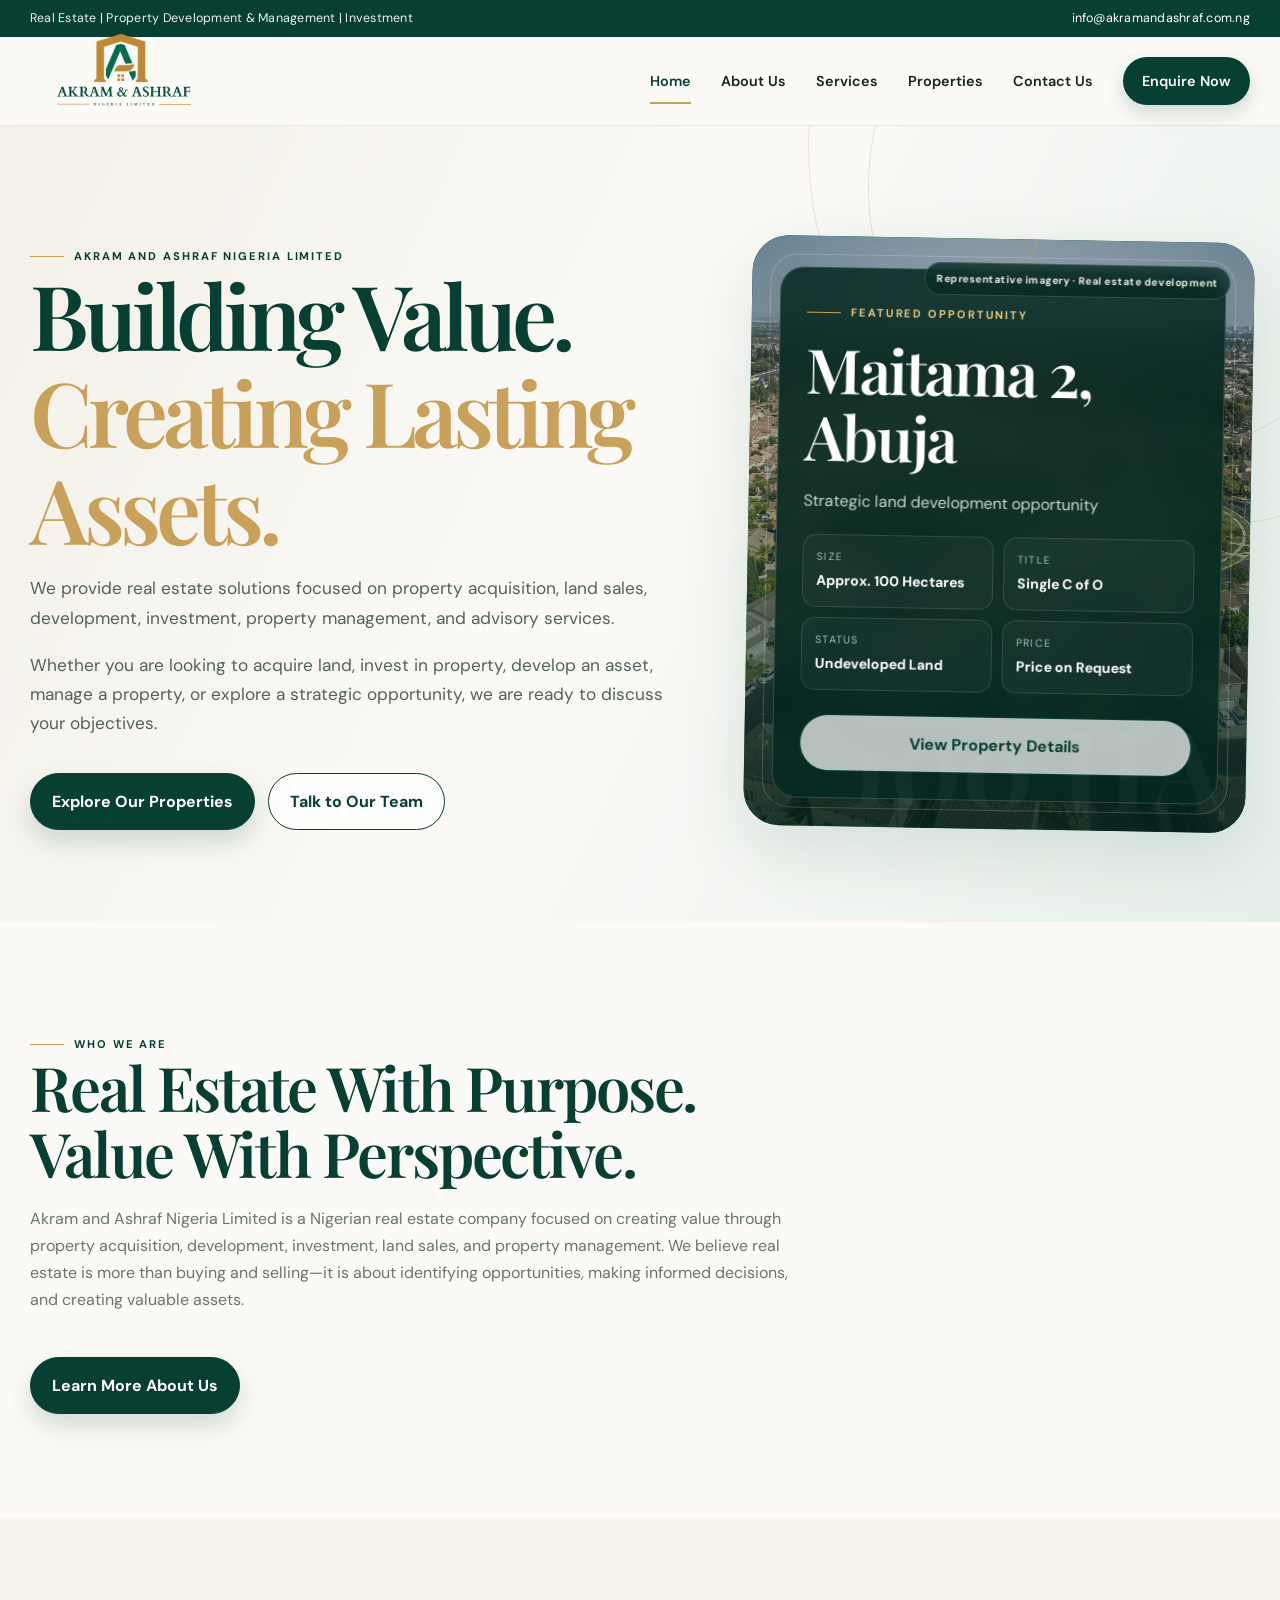
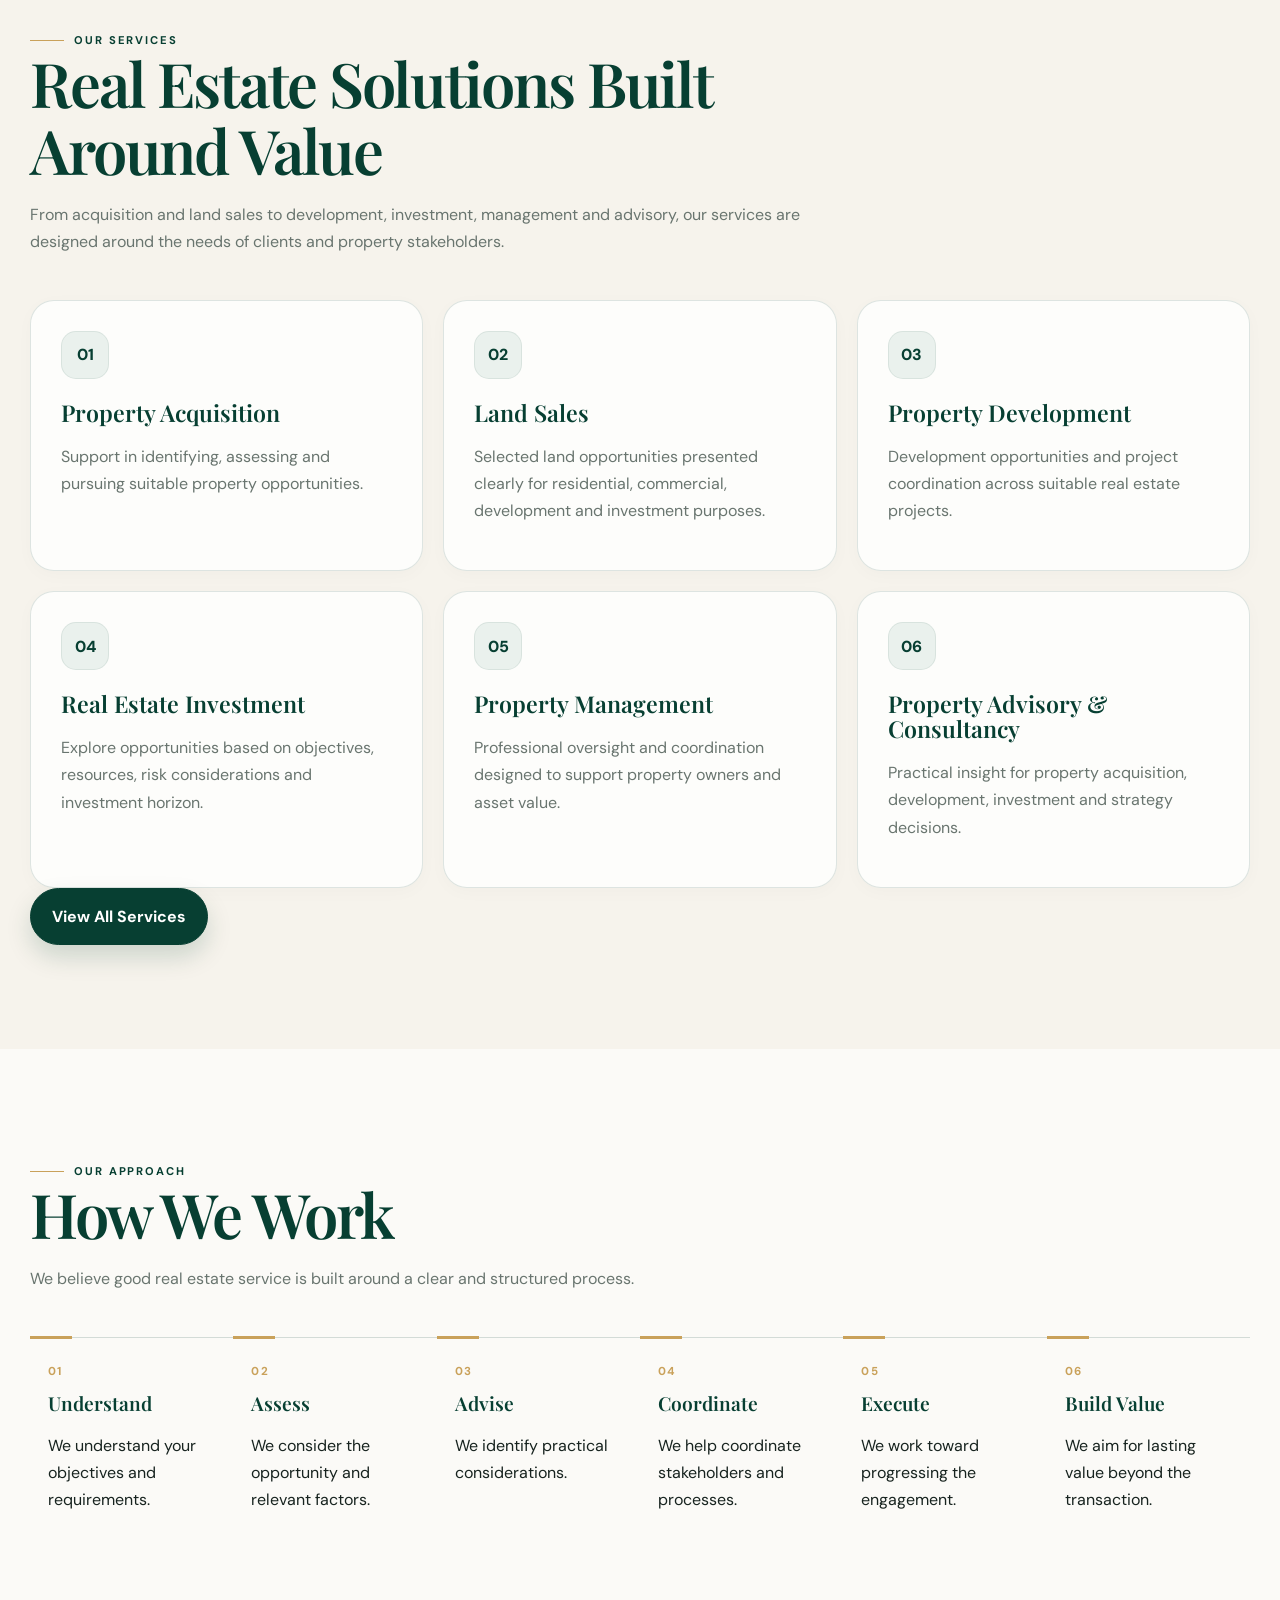
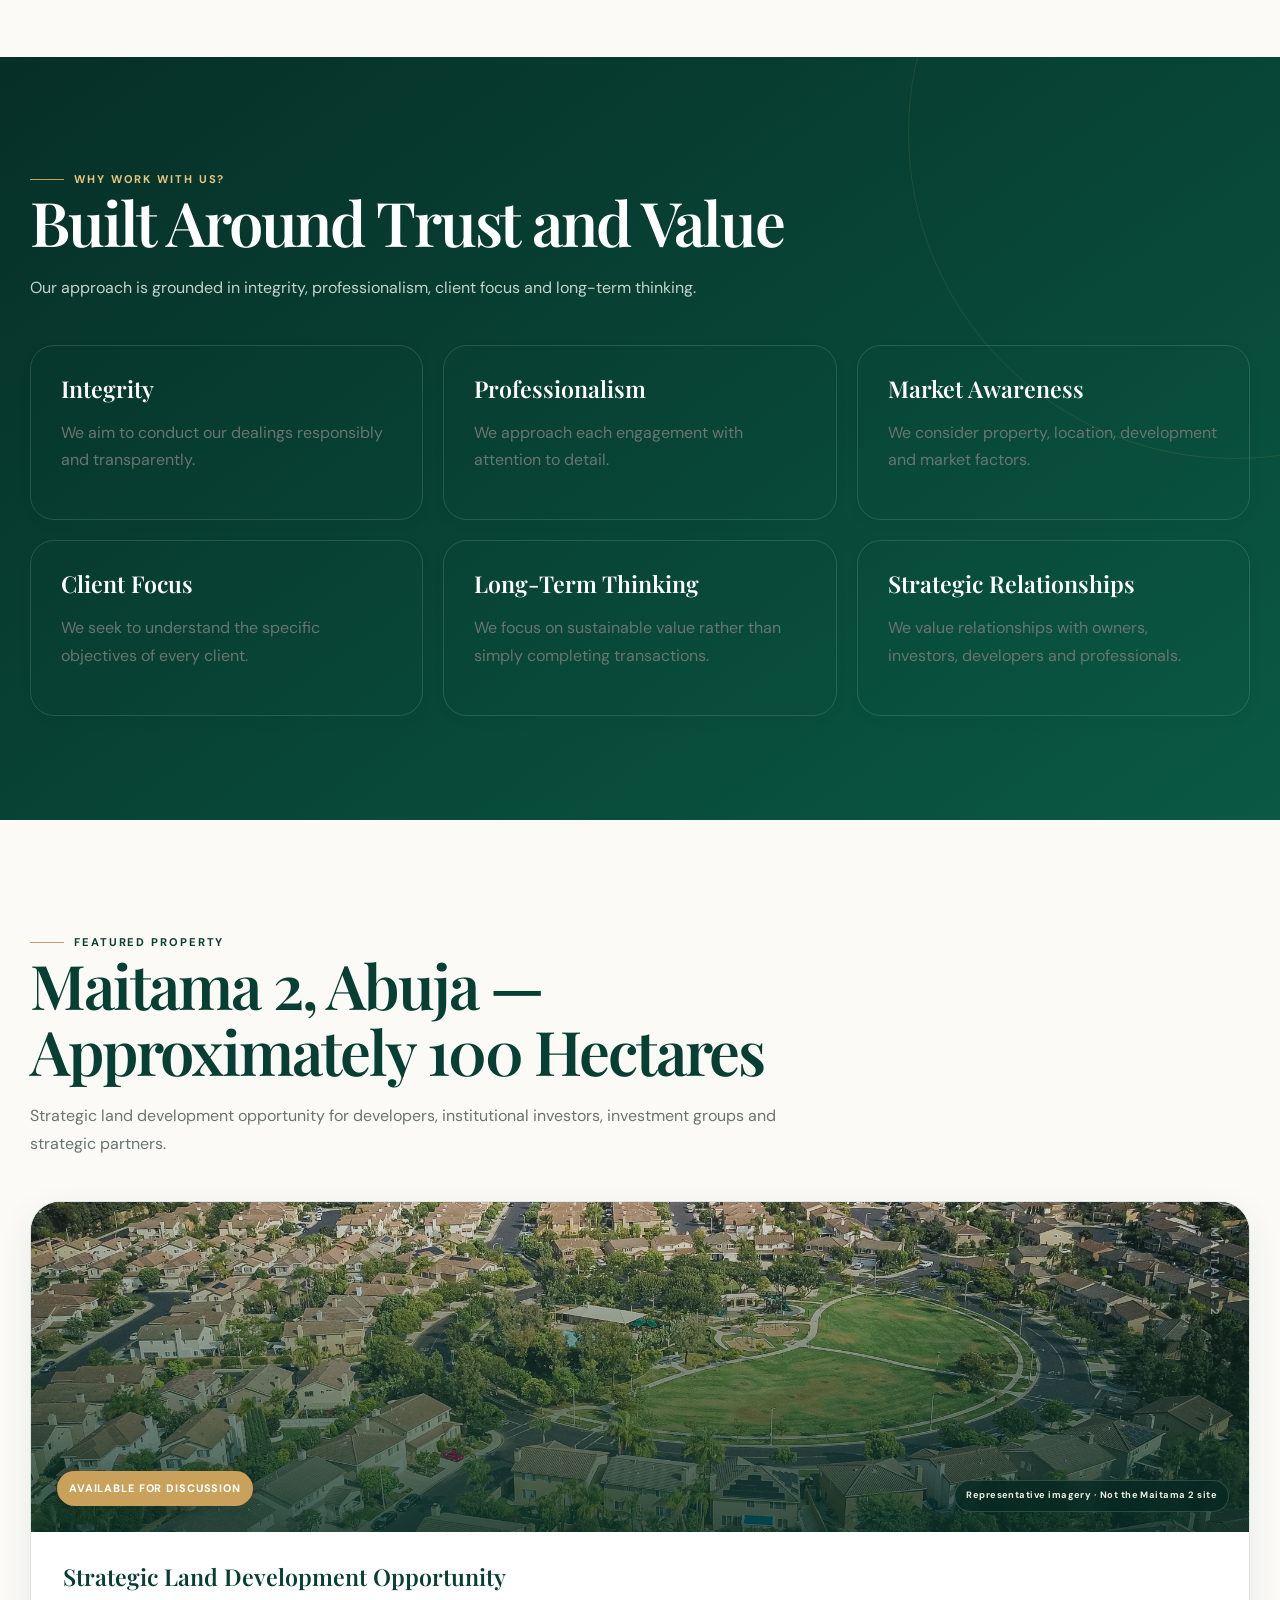
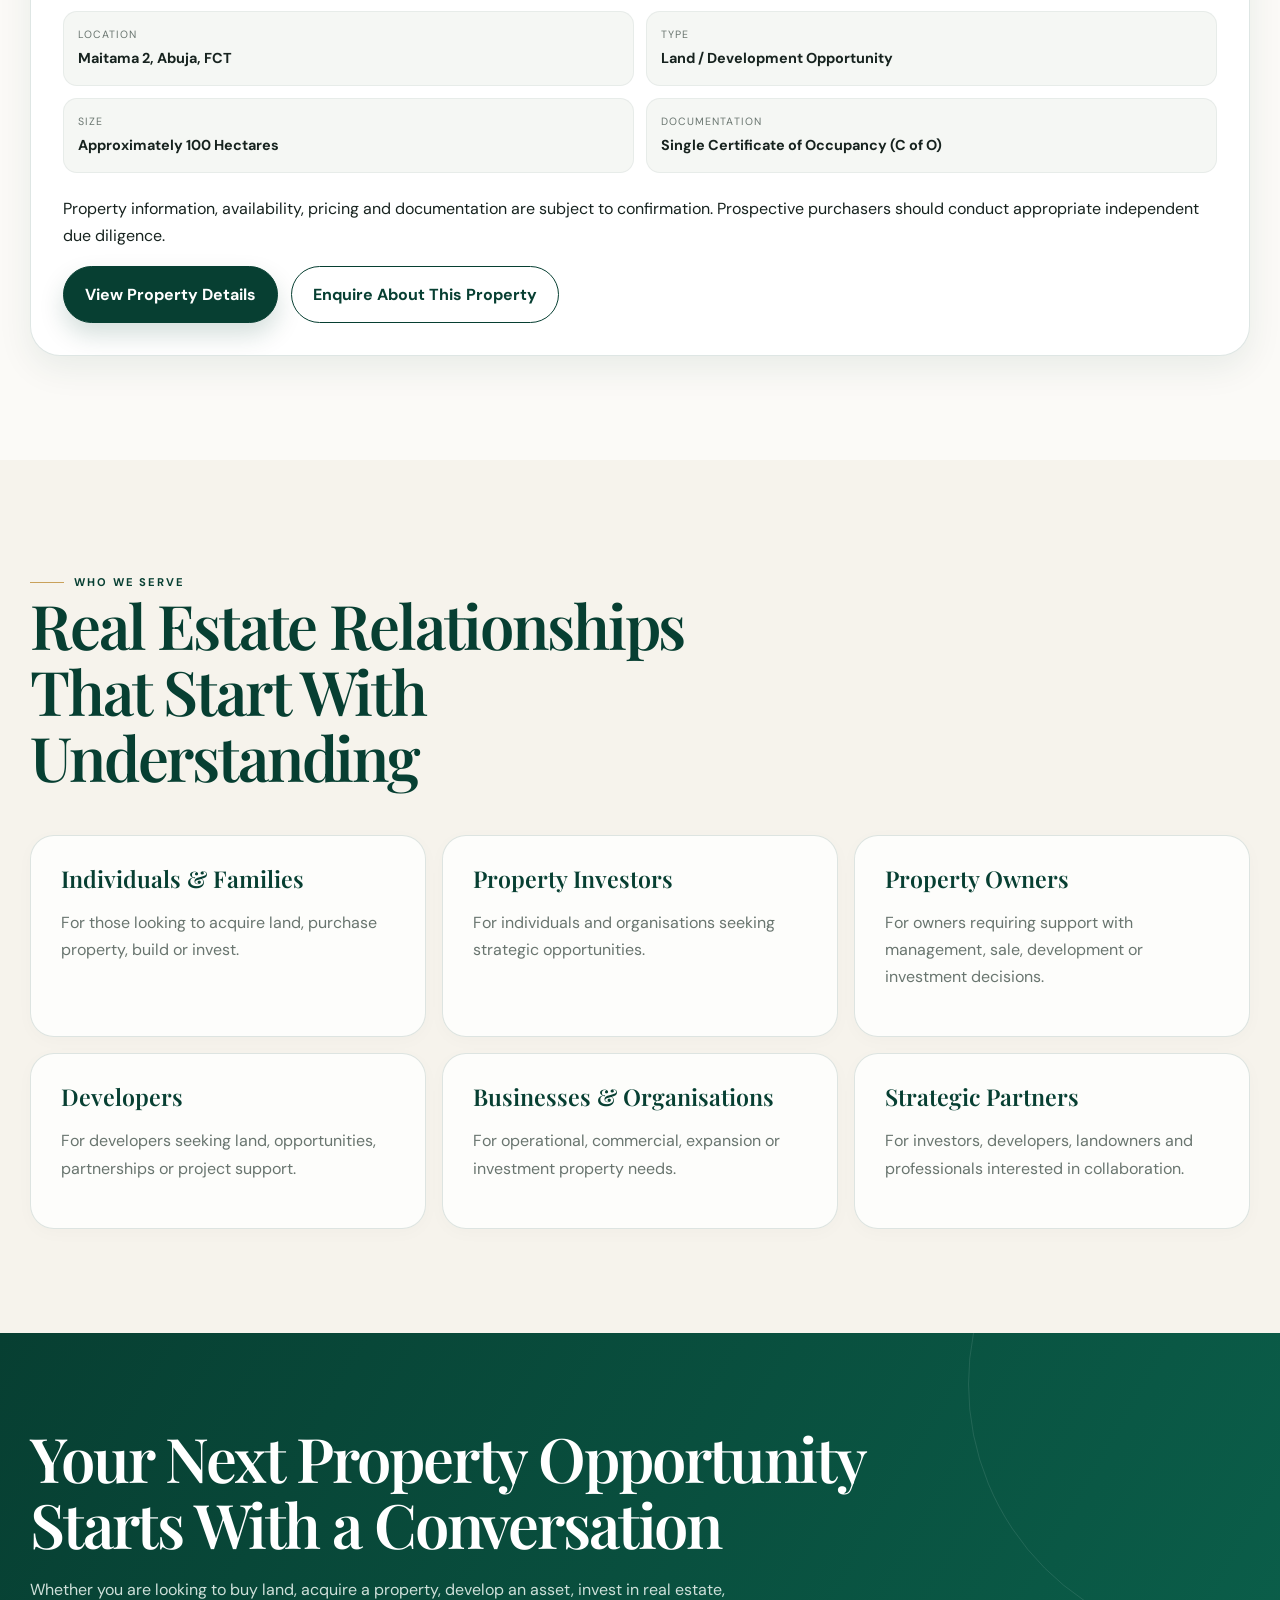
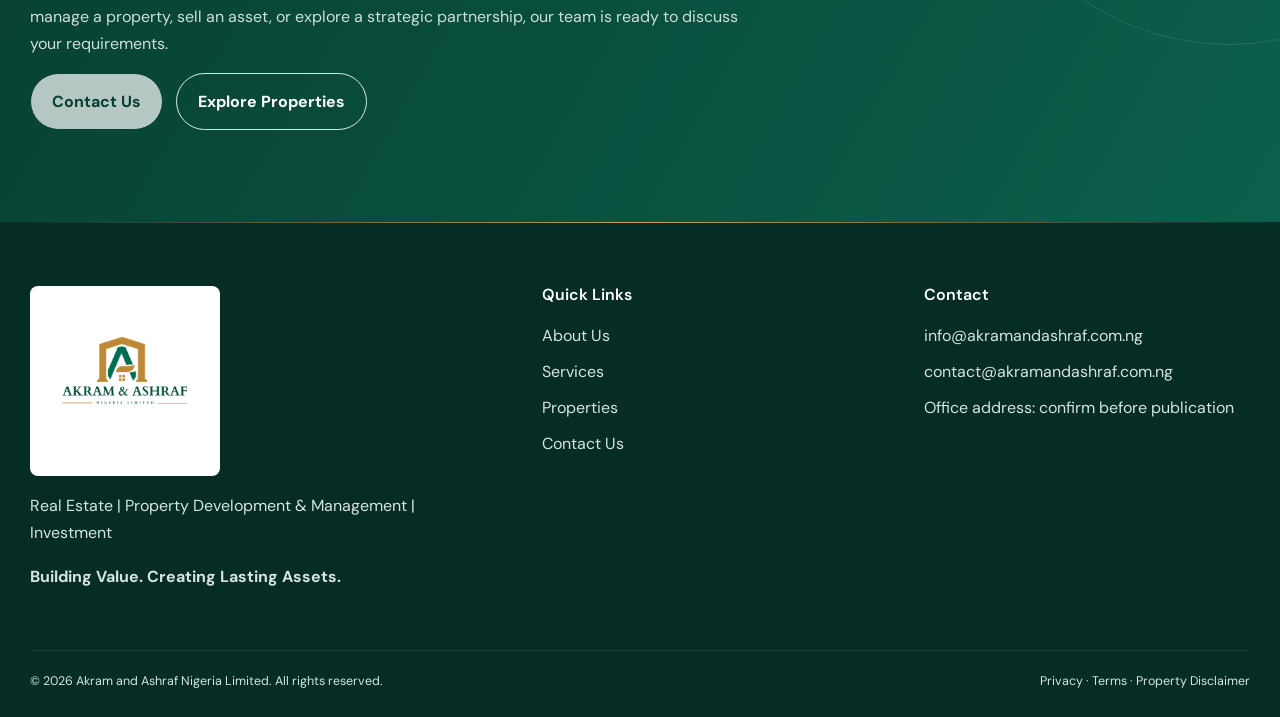
<file: index.html>
<!doctype html><html lang="en-NG"><head><meta charset="utf-8"><meta name="viewport" content="width=device-width,initial-scale=1"><title>Akram and Ashraf Nigeria Limited | Real Estate & Property Investment in Nigeria</title><meta name="description" content="Akram and Ashraf Nigeria Limited provides real estate, property acquisition, land sales, development, investment, management and advisory services in Nigeria."><link rel="stylesheet" href="assets/premium.css"><link rel="canonical" href="https://akramandashraf.com.ng/"><meta name="robots" content="index,follow,max-image-preview:large"><meta property="og:type" content="website"><meta property="og:title" content="Akram and Ashraf Nigeria Limited | Real Estate & Property Investment in Nigeria"><meta property="og:description" content="Explore real estate opportunities, property development, land sales and investment solutions from Akram and Ashraf Nigeria Limited."><meta property="og:url" content="https://akramandashraf.com.ng/"><meta property="og:site_name" content="Akram and Ashraf Nigeria Limited"><meta name="twitter:card" content="summary"><meta name="twitter:title" content="Akram and Ashraf Nigeria Limited | Real Estate & Property Investment in Nigeria"><meta name="twitter:description" content="Explore real estate opportunities, property development, land sales and investment solutions from Akram and Ashraf Nigeria Limited."><script type="application/ld+json">{"@context":"https://schema.org","@type":"RealEstateAgent","name":"Akram and Ashraf Nigeria Limited","url":"https://akramandashraf.com.ng/","logo":"https://akramandashraf.com.ng/assets/logo.png","email":"info@akramandashraf.com.ng","description":"Nigerian real estate company focused on property acquisition, land sales, development, investment, management and advisory services."}</script></head><body>
<div class="topbar"><div class="container"><span>Real Estate | Property Development & Management | Investment</span><span><a href="mailto:info@akramandashraf.com.ng">info@akramandashraf.com.ng</a></span></div></div>
<header class="site-header"><div class="container header-inner"><a class="brand" href="index.html"><img src="assets/logo.png" alt="Akram and Ashraf Nigeria Limited"></a><button class="nav-toggle" aria-expanded="false" aria-label="Open menu">☰</button><nav class="site-nav"><a class="active" href="index.html">Home</a><a href="about.html">About Us</a><a href="services.html">Services</a><a href="properties.html">Properties</a><a href="contact.html">Contact Us</a><a class="nav-cta" href="contact.html">Enquire Now</a></nav></div></header>
<main>
<section class="hero"><div class="container hero-grid"><div><div class="eyebrow">Akram and Ashraf Nigeria Limited</div><h1>Building Value.<br><span>Creating Lasting Assets.</span></h1><p class="lead">We provide real estate solutions focused on property acquisition, land sales, development, investment, property management, and advisory services.</p><p class="lead">Whether you are looking to acquire land, invest in property, develop an asset, manage a property, or explore a strategic opportunity, we are ready to discuss your objectives.</p><div class="actions"><a class="btn btn-primary" href="properties.html">Explore Our Properties</a><a class="btn btn-secondary" href="contact.html">Talk to Our Team</a></div></div><div class="hero-visual" aria-label="Representative aerial real estate imagery"><img src="assets/images/real-estate-aerial.jpg" alt="Representative aerial view of a developed residential community"><div class="hero-image-overlay"></div><div class="hero-card"><span class="eyebrow" style="color:#e6c77f">Featured Opportunity</span><h2 style="margin-top:14px">Maitama 2, Abuja</h2><p>Strategic land development opportunity</p><div class="metric-grid"><div class="metric"><small>Size</small><strong>Approx. 100 Hectares</strong></div><div class="metric"><small>Title</small><strong>Single C of O</strong></div><div class="metric"><small>Status</small><strong>Undeveloped Land</strong></div><div class="metric"><small>Price</small><strong>Price on Request</strong></div></div><a class="btn btn-secondary" style="margin-top:24px;width:100%" href="property-maitama-2.html">View Property Details</a></div><div class="image-label">Representative imagery · Real estate development</div></div></div></section>
<section class="section"><div class="container"><div class="section-head"><div class="eyebrow">Who We Are</div><h2>Real Estate With Purpose. Value With Perspective.</h2><p>Akram and Ashraf Nigeria Limited is a Nigerian real estate company focused on creating value through property acquisition, development, investment, land sales, and property management. We believe real estate is more than buying and selling—it is about identifying opportunities, making informed decisions, and creating valuable assets.</p></div><a class="btn btn-primary" href="about.html">Learn More About Us</a></div></section>
<section class="section section-soft"><div class="container"><div class="section-head"><div class="eyebrow">Our Services</div><h2>Real Estate Solutions Built Around Value</h2><p>From acquisition and land sales to development, investment, management and advisory, our services are designed around the needs of clients and property stakeholders.</p></div><div class="grid-3"><article class="card"><div class="icon">01</div><h3>Property Acquisition</h3><p>Support in identifying, assessing and pursuing suitable property opportunities.</p></article><article class="card"><div class="icon">02</div><h3>Land Sales</h3><p>Selected land opportunities presented clearly for residential, commercial, development and investment purposes.</p></article><article class="card"><div class="icon">03</div><h3>Property Development</h3><p>Development opportunities and project coordination across suitable real estate projects.</p></article><article class="card"><div class="icon">04</div><h3>Real Estate Investment</h3><p>Explore opportunities based on objectives, resources, risk considerations and investment horizon.</p></article><article class="card"><div class="icon">05</div><h3>Property Management</h3><p>Professional oversight and coordination designed to support property owners and asset value.</p></article><article class="card"><div class="icon">06</div><h3>Property Advisory & Consultancy</h3><p>Practical insight for property acquisition, development, investment and strategy decisions.</p></article></div><div class="actions"><a class="btn btn-primary" href="services.html">View All Services</a></div></div></section>
<section class="section"><div class="container"><div class="section-head"><div class="eyebrow">Our Approach</div><h2>How We Work</h2><p>We believe good real estate service is built around a clear and structured process.</p></div><div class="process"><div class="step"><strong>01</strong><h3>Understand</h3><p>We understand your objectives and requirements.</p></div><div class="step"><strong>02</strong><h3>Assess</h3><p>We consider the opportunity and relevant factors.</p></div><div class="step"><strong>03</strong><h3>Advise</h3><p>We identify practical considerations.</p></div><div class="step"><strong>04</strong><h3>Coordinate</h3><p>We help coordinate stakeholders and processes.</p></div><div class="step"><strong>05</strong><h3>Execute</h3><p>We work toward progressing the engagement.</p></div><div class="step"><strong>06</strong><h3>Build Value</h3><p>We aim for lasting value beyond the transaction.</p></div></div></div></section>
<section class="section section-dark"><div class="container"><div class="section-head"><div class="eyebrow" style="color:#e6c77f">Why Work With Us?</div><h2>Built Around Trust and Value</h2><p>Our approach is grounded in integrity, professionalism, client focus and long-term thinking.</p></div><div class="grid-3"><div class="card" style="background:transparent;border-color:rgba(255,255,255,.13)"><h3>Integrity</h3><p>We aim to conduct our dealings responsibly and transparently.</p></div><div class="card" style="background:transparent;border-color:rgba(255,255,255,.13)"><h3>Professionalism</h3><p>We approach each engagement with attention to detail.</p></div><div class="card" style="background:transparent;border-color:rgba(255,255,255,.13)"><h3>Market Awareness</h3><p>We consider property, location, development and market factors.</p></div><div class="card" style="background:transparent;border-color:rgba(255,255,255,.13)"><h3>Client Focus</h3><p>We seek to understand the specific objectives of every client.</p></div><div class="card" style="background:transparent;border-color:rgba(255,255,255,.13)"><h3>Long-Term Thinking</h3><p>We focus on sustainable value rather than simply completing transactions.</p></div><div class="card" style="background:transparent;border-color:rgba(255,255,255,.13)"><h3>Strategic Relationships</h3><p>We value relationships with owners, investors, developers and professionals.</p></div></div></div></section>
<section class="section"><div class="container"><div class="section-head"><div class="eyebrow">Featured Property</div><h2>Maitama 2, Abuja — Approximately 100 Hectares</h2><p>Strategic land development opportunity for developers, institutional investors, investment groups and strategic partners.</p></div><div class="property-card"><div class="property-visual"><img src="assets/images/real-estate-aerial.jpg" alt="Representative real estate development imagery"><div class="property-image-overlay"></div><span class="property-tag">Available for Discussion</span><span class="image-label">Representative imagery · Not the Maitama 2 site</span></div><div class="property-body"><h3>Strategic Land Development Opportunity</h3><div class="facts"><div class="fact"><small>Location</small><strong>Maitama 2, Abuja, FCT</strong></div><div class="fact"><small>Type</small><strong>Land / Development Opportunity</strong></div><div class="fact"><small>Size</small><strong>Approximately 100 Hectares</strong></div><div class="fact"><small>Documentation</small><strong>Single Certificate of Occupancy (C of O)</strong></div></div><p>Property information, availability, pricing and documentation are subject to confirmation. Prospective purchasers should conduct appropriate independent due diligence.</p><div class="actions"><a class="btn btn-primary" href="property-maitama-2.html">View Property Details</a><a class="btn btn-secondary" href="property-maitama-2.html#enquire">Enquire About This Property</a></div></div></div></div></section>
<section class="section section-soft"><div class="container"><div class="section-head"><div class="eyebrow">Who We Serve</div><h2>Real Estate Relationships That Start With Understanding</h2></div><div class="audiences" style="color:var(--ink)"><div class="card"><h3>Individuals & Families</h3><p>For those looking to acquire land, purchase property, build or invest.</p></div><div class="card"><h3>Property Investors</h3><p>For individuals and organisations seeking strategic opportunities.</p></div><div class="card"><h3>Property Owners</h3><p>For owners requiring support with management, sale, development or investment decisions.</p></div><div class="card"><h3>Developers</h3><p>For developers seeking land, opportunities, partnerships or project support.</p></div><div class="card"><h3>Businesses & Organisations</h3><p>For operational, commercial, expansion or investment property needs.</p></div><div class="card"><h3>Strategic Partners</h3><p>For investors, developers, landowners and professionals interested in collaboration.</p></div></div></div></section>
<section class="cta"><div class="container"><h2>Your Next Property Opportunity Starts With a Conversation</h2><p>Whether you are looking to buy land, acquire a property, develop an asset, invest in real estate, manage a property, sell an asset, or explore a strategic partnership, our team is ready to discuss your requirements.</p><div class="actions"><a class="btn btn-secondary" href="contact.html">Contact Us</a><a class="btn" style="color:#fff;border-color:#d6eadf" href="properties.html">Explore Properties</a></div></div></section>
</main><footer class="footer"><div class="container footer-grid"><div><img src="assets/logo.png" alt="Akram and Ashraf Nigeria Limited" style="width:190px;background:#fff;padding:7px;border-radius:8px"><p>Real Estate | Property Development & Management | Investment</p><p><strong>Building Value. Creating Lasting Assets.</strong></p></div><div><h3>Quick Links</h3><div class="footer-links"><a href="about.html">About Us</a><a href="services.html">Services</a><a href="properties.html">Properties</a><a href="contact.html">Contact Us</a></div></div><div><h3>Contact</h3><div class="footer-links"><a href="mailto:info@akramandashraf.com.ng">info@akramandashraf.com.ng</a><a href="mailto:contact@akramandashraf.com.ng">contact@akramandashraf.com.ng</a><span>Office address: confirm before publication</span></div></div></div><div class="container footer-bottom"><span>© <span data-year></span> Akram and Ashraf Nigeria Limited. All rights reserved.</span><span><a href="privacy.html">Privacy</a> · <a href="terms.html">Terms</a> · <a href="property-disclaimer.html">Property Disclaimer</a></span></div></footer><script src="assets/site.js"></script></body></html>
</file>
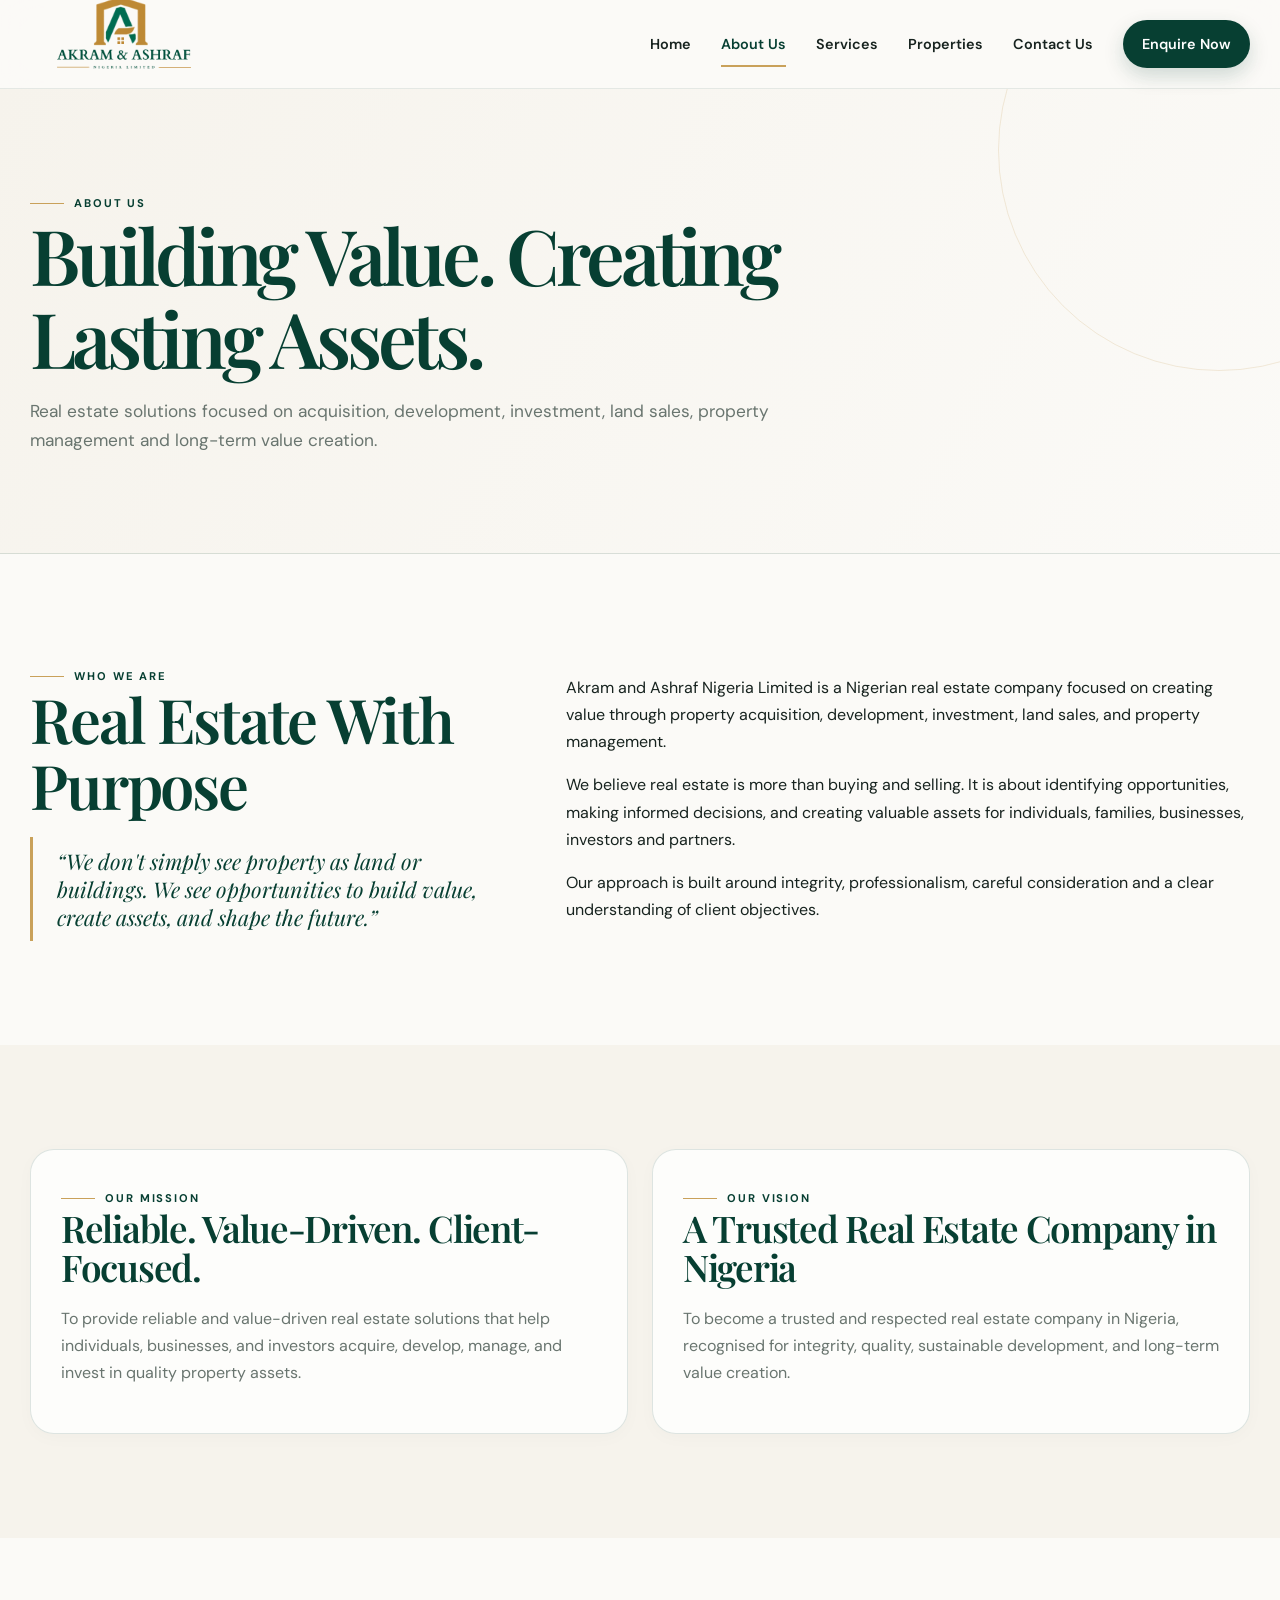
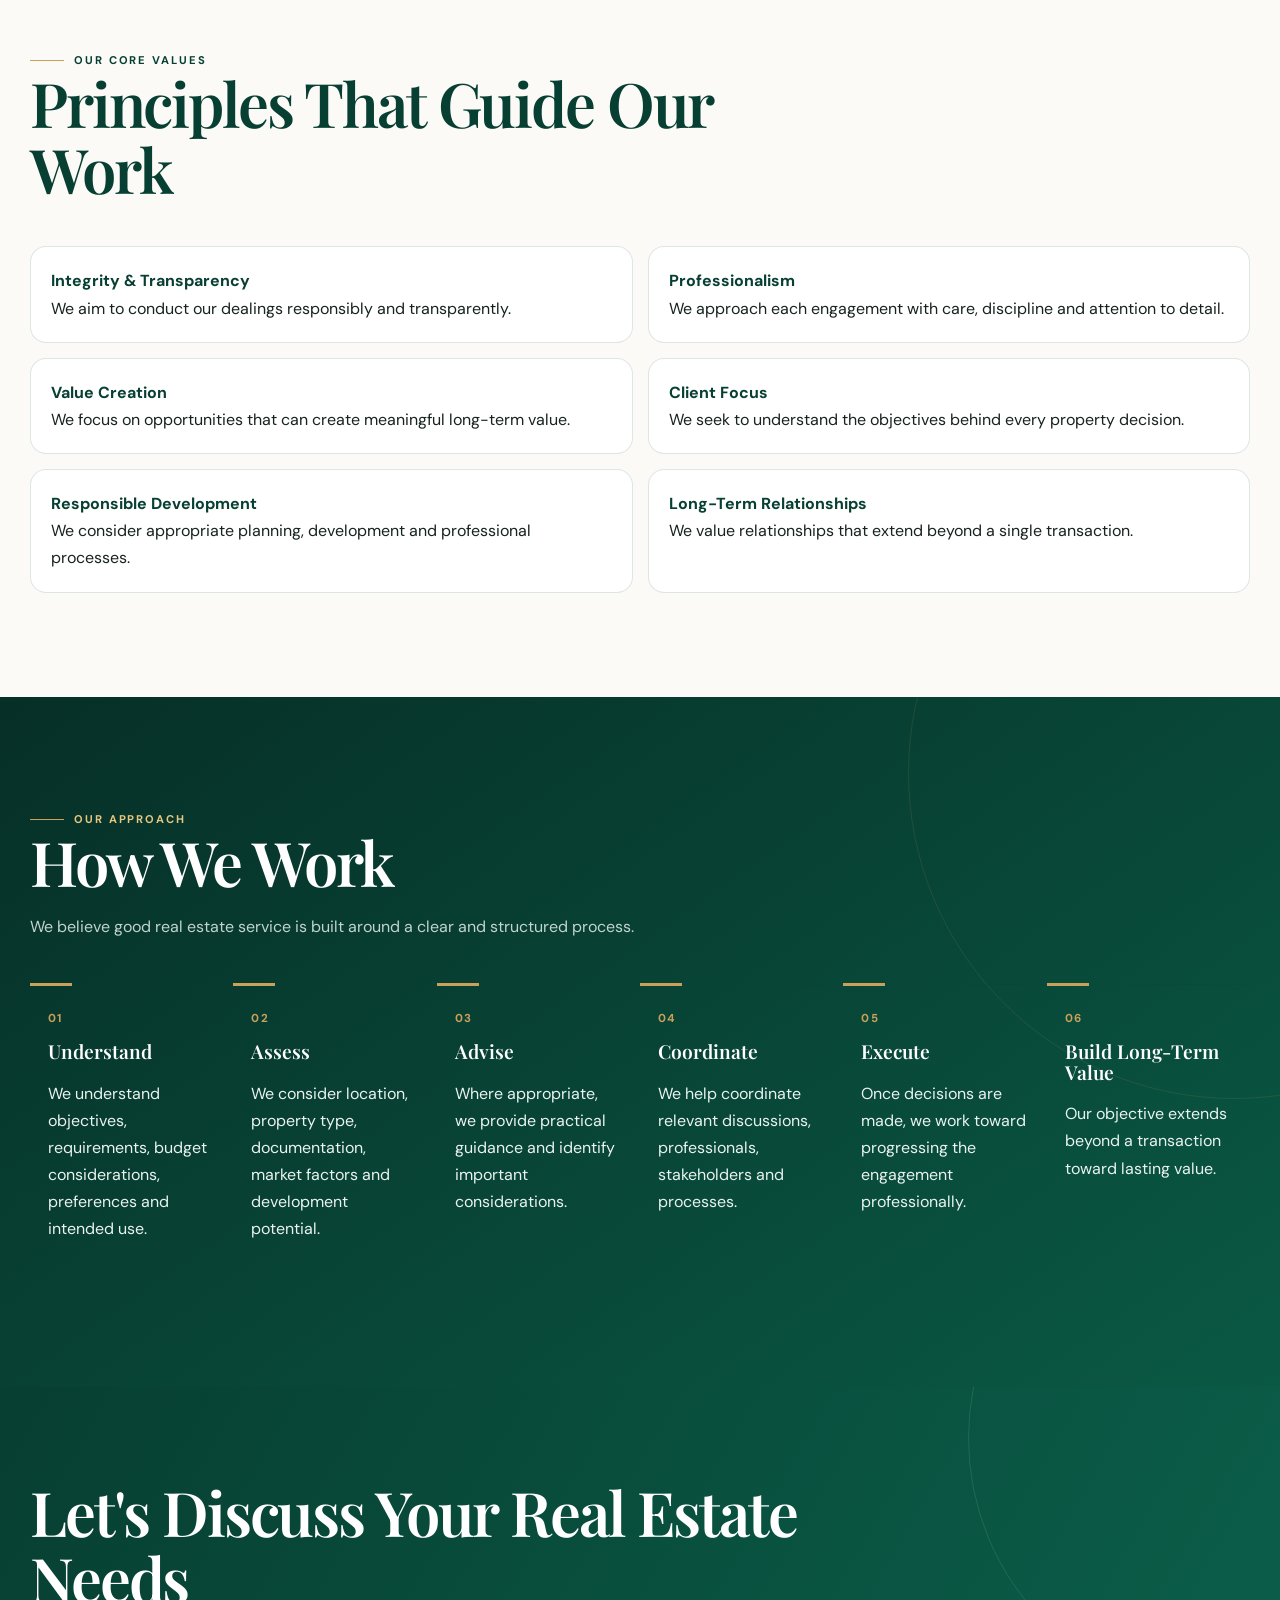
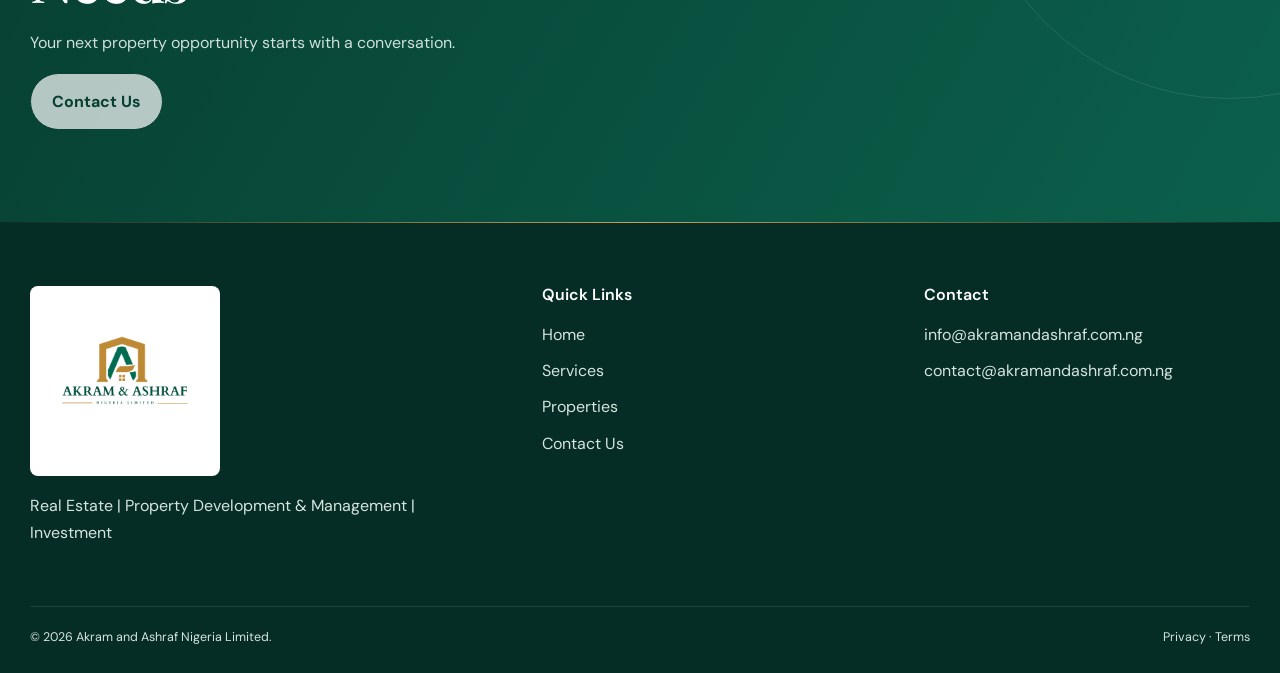
<file: about.html>
<!doctype html><html lang="en-NG"><head><meta charset="utf-8"><meta name="viewport" content="width=device-width,initial-scale=1"><title>About Akram and Ashraf Nigeria Limited | Nigerian Real Estate Company</title><meta name="description" content="Learn about Akram and Ashraf Nigeria Limited, our mission, values and approach to property acquisition, development, investment and management."><link rel="stylesheet" href="assets/premium.css"><link rel="canonical" href="https://akramandashraf.com.ng/about.html"><meta name="robots" content="index,follow,max-image-preview:large"><meta property="og:type" content="website"><meta property="og:title" content="About Akram and Ashraf Nigeria Limited"><meta property="og:description" content="Learn about our mission, values and approach to real estate, property development and investment."><meta property="og:url" content="https://akramandashraf.com.ng/about.html"><meta property="og:site_name" content="Akram and Ashraf Nigeria Limited"><meta name="twitter:card" content="summary"><meta name="twitter:title" content="About Akram and Ashraf Nigeria Limited"><meta name="twitter:description" content="Learn about our mission, values and approach to real estate, property development and investment."></head><body><header class="site-header"><div class="container header-inner"><a class="brand" href="index.html"><img src="assets/logo.png" alt="Akram and Ashraf Nigeria Limited"></a><button class="nav-toggle" aria-expanded="false">☰</button><nav class="site-nav"><a href="index.html">Home</a><a class="active" href="about.html">About Us</a><a href="services.html">Services</a><a href="properties.html">Properties</a><a href="contact.html">Contact Us</a><a class="nav-cta" href="contact.html">Enquire Now</a></nav></div></header><main><section class="page-hero"><div class="container"><div class="eyebrow">About Us</div><h1>Building Value. Creating Lasting Assets.</h1><p>Real estate solutions focused on acquisition, development, investment, land sales, property management and long-term value creation.</p></div></section><section class="section"><div class="container about-split"><div><div class="eyebrow">Who We Are</div><h2>Real Estate With Purpose</h2><div class="quote">“We don't simply see property as land or buildings. We see opportunities to build value, create assets, and shape the future.”</div></div><div><p>Akram and Ashraf Nigeria Limited is a Nigerian real estate company focused on creating value through property acquisition, development, investment, land sales, and property management.</p><p>We believe real estate is more than buying and selling. It is about identifying opportunities, making informed decisions, and creating valuable assets for individuals, families, businesses, investors and partners.</p><p>Our approach is built around integrity, professionalism, careful consideration and a clear understanding of client objectives.</p></div></div></section><section class="section section-soft"><div class="container grid-2"><div class="card"><div class="eyebrow">Our Mission</div><h2 style="font-size:2.3rem">Reliable. Value-Driven. Client-Focused.</h2><p>To provide reliable and value-driven real estate solutions that help individuals, businesses, and investors acquire, develop, manage, and invest in quality property assets.</p></div><div class="card"><div class="eyebrow">Our Vision</div><h2 style="font-size:2.3rem">A Trusted Real Estate Company in Nigeria</h2><p>To become a trusted and respected real estate company in Nigeria, recognised for integrity, quality, sustainable development, and long-term value creation.</p></div></div></section><section class="section"><div class="container"><div class="section-head"><div class="eyebrow">Our Core Values</div><h2>Principles That Guide Our Work</h2></div><div class="values"><div class="value"><strong>Integrity & Transparency</strong><span>We aim to conduct our dealings responsibly and transparently.</span></div><div class="value"><strong>Professionalism</strong><span>We approach each engagement with care, discipline and attention to detail.</span></div><div class="value"><strong>Value Creation</strong><span>We focus on opportunities that can create meaningful long-term value.</span></div><div class="value"><strong>Client Focus</strong><span>We seek to understand the objectives behind every property decision.</span></div><div class="value"><strong>Responsible Development</strong><span>We consider appropriate planning, development and professional processes.</span></div><div class="value"><strong>Long-Term Relationships</strong><span>We value relationships that extend beyond a single transaction.</span></div></div></div></section><section class="section section-dark"><div class="container"><div class="section-head"><div class="eyebrow" style="color:#e6c77f">Our Approach</div><h2>How We Work</h2><p>We believe good real estate service is built around a clear and structured process.</p></div><div class="process"><div class="step"><strong>01</strong><h3>Understand</h3><p>We understand objectives, requirements, budget considerations, preferences and intended use.</p></div><div class="step"><strong>02</strong><h3>Assess</h3><p>We consider location, property type, documentation, market factors and development potential.</p></div><div class="step"><strong>03</strong><h3>Advise</h3><p>Where appropriate, we provide practical guidance and identify important considerations.</p></div><div class="step"><strong>04</strong><h3>Coordinate</h3><p>We help coordinate relevant discussions, professionals, stakeholders and processes.</p></div><div class="step"><strong>05</strong><h3>Execute</h3><p>Once decisions are made, we work toward progressing the engagement professionally.</p></div><div class="step"><strong>06</strong><h3>Build Long-Term Value</h3><p>Our objective extends beyond a transaction toward lasting value.</p></div></div></div></section><section class="cta"><div class="container"><h2>Let's Discuss Your Real Estate Needs</h2><p>Your next property opportunity starts with a conversation.</p><a class="btn btn-secondary" href="contact.html">Contact Us</a></div></section></main><footer class="footer"><div class="container footer-grid"><div><img src="assets/logo.png" alt="Akram and Ashraf Nigeria Limited" style="width:190px;background:#fff;padding:7px;border-radius:8px"><p>Real Estate | Property Development & Management | Investment</p></div><div><h3>Quick Links</h3><div class="footer-links"><a href="index.html">Home</a><a href="services.html">Services</a><a href="properties.html">Properties</a><a href="contact.html">Contact Us</a></div></div><div><h3>Contact</h3><div class="footer-links"><a href="mailto:info@akramandashraf.com.ng">info@akramandashraf.com.ng</a><a href="mailto:contact@akramandashraf.com.ng">contact@akramandashraf.com.ng</a></div></div></div><div class="container footer-bottom"><span>© <span data-year></span> Akram and Ashraf Nigeria Limited.</span><span><a href="privacy.html">Privacy</a> · <a href="terms.html">Terms</a></span></div></footer><script src="assets/site.js"></script></body></html>
</file>
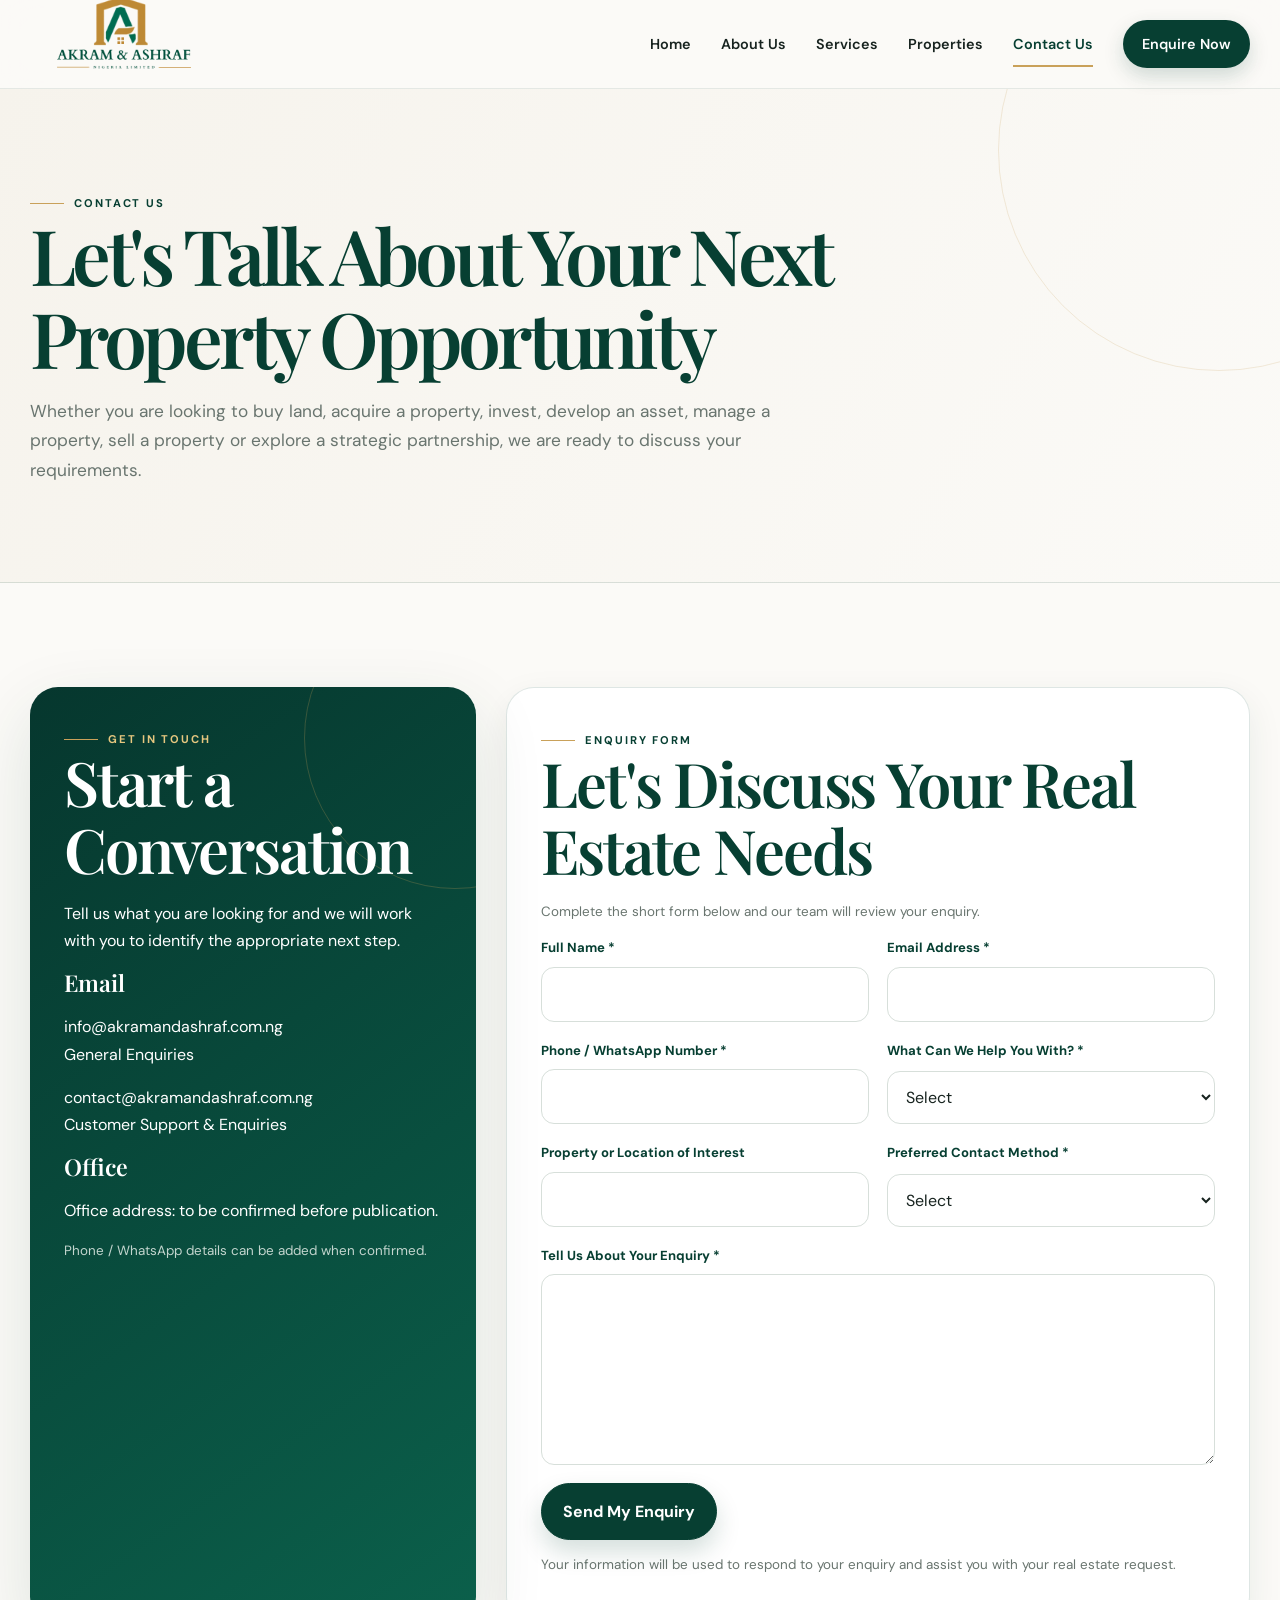
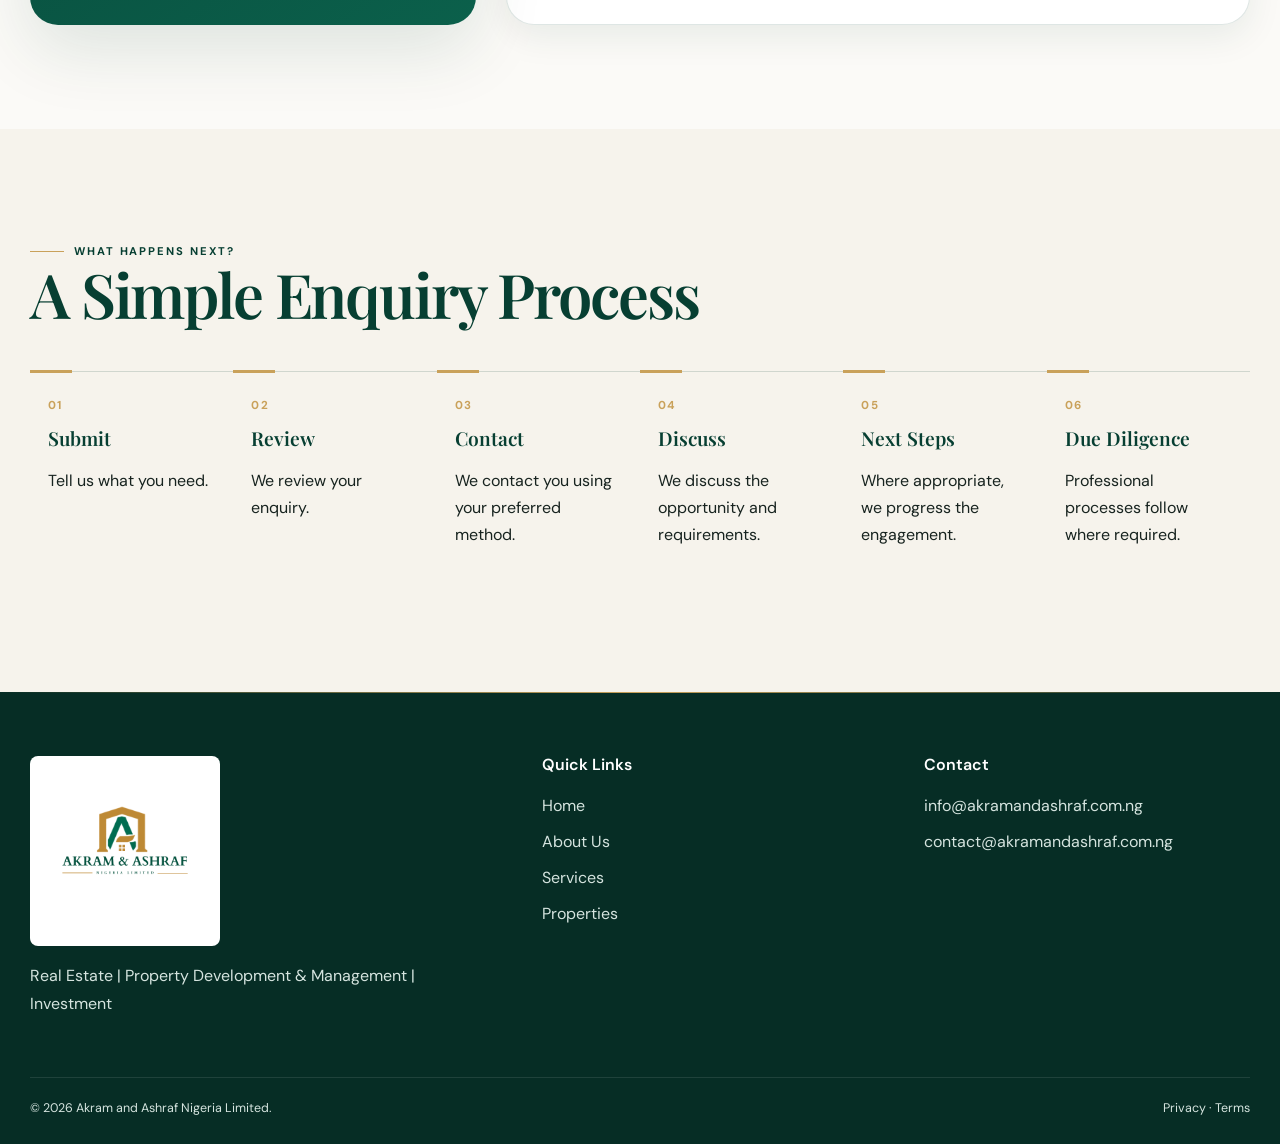
<file: contact.html>
<!doctype html><html lang="en-NG"><head><meta charset="utf-8"><meta name="viewport" content="width=device-width,initial-scale=1"><title>Contact Akram and Ashraf Nigeria Limited | Real Estate Enquiries</title><meta name="description" content="Contact Akram and Ashraf Nigeria Limited for property purchases, land, development, investment, management, advisory services and partnerships."><link rel="stylesheet" href="assets/premium.css"><link rel="canonical" href="https://akramandashraf.com.ng/contact.html"><meta name="robots" content="index,follow,max-image-preview:large"><meta property="og:type" content="website"><meta property="og:title" content="Contact Akram and Ashraf Nigeria Limited"><meta property="og:description" content="Start a conversation about your next property, land, development or investment opportunity."><meta property="og:url" content="https://akramandashraf.com.ng/contact.html"><meta property="og:site_name" content="Akram and Ashraf Nigeria Limited"><meta name="twitter:card" content="summary"><meta name="twitter:title" content="Contact Akram and Ashraf Nigeria Limited"><meta name="twitter:description" content="Start a conversation about your next property, land, development or investment opportunity."></head><body><header class="site-header"><div class="container header-inner"><a class="brand" href="index.html"><img src="assets/logo.png" alt="Akram and Ashraf Nigeria Limited"></a><button class="nav-toggle" aria-expanded="false">☰</button><nav class="site-nav"><a href="index.html">Home</a><a href="about.html">About Us</a><a href="services.html">Services</a><a href="properties.html">Properties</a><a class="active" href="contact.html">Contact Us</a><a class="nav-cta" href="#form">Enquire Now</a></nav></div></header><main><section class="page-hero"><div class="container"><div class="eyebrow">Contact Us</div><h1>Let's Talk About Your Next Property Opportunity</h1><p>Whether you are looking to buy land, acquire a property, invest, develop an asset, manage a property, sell a property or explore a strategic partnership, we are ready to discuss your requirements.</p></div></section><section class="section" id="form"><div class="container contact-grid"><div class="contact-panel"><div class="eyebrow" style="color:#e6c77f">Get In Touch</div><h2>Start a Conversation</h2><p>Tell us what you are looking for and we will work with you to identify the appropriate next step.</p><h3>Email</h3><p><a href="mailto:info@akramandashraf.com.ng">info@akramandashraf.com.ng</a><br>General Enquiries</p><p><a href="mailto:contact@akramandashraf.com.ng">contact@akramandashraf.com.ng</a><br>Customer Support & Enquiries</p><h3>Office</h3><p>Office address: to be confirmed before publication.</p><p class="note" style="color:#c3d5ce">Phone / WhatsApp details can be added when confirmed.</p></div><div class="form-card"><div class="eyebrow">Enquiry Form</div><h2>Let's Discuss Your Real Estate Needs</h2><p class="note">Complete the short form below and our team will review your enquiry.</p><form action="https://formsubmit.co/info@akramandashraf.com.ng" method="POST"><input type="hidden" name="_subject" value="Website Enquiry — Akram and Ashraf Nigeria Limited"><input type="hidden" name="_template" value="table"><input type="hidden" name="_next" value="https://akramandashraf.com.ng/thank-you.html"><div class="form-grid"><div class="field"><label>Full Name *</label><input name="Full Name" required></div><div class="field"><label>Email Address *</label><input type="email" name="Email" required></div><div class="field"><label>Phone / WhatsApp Number *</label><input name="Phone / WhatsApp" required></div><div class="field"><label>What Can We Help You With? *</label><select name="Enquiry Type" required><option value="">Select</option><option>Property Purchase</option><option>Land Purchase</option><option>Property Development</option><option>Real Estate Investment</option><option>Property Management</option><option>Property Sale / Listing</option><option>Property Advisory & Consultancy</option><option>Partnership / Business Proposal</option><option>General Enquiry</option><option>Other</option></select></div><div class="field"><label>Property or Location of Interest</label><input name="Property or Location"></div><div class="field"><label>Preferred Contact Method *</label><select name="Preferred Contact Method" required><option value="">Select</option><option>Email</option><option>Phone Call</option><option>WhatsApp</option></select></div><div class="field full"><label>Tell Us About Your Enquiry *</label><textarea name="Message" rows="6" required></textarea></div><div class="full"><button class="btn btn-primary" type="submit">Send My Enquiry</button><p class="note">Your information will be used to respond to your enquiry and assist you with your real estate request.</p></div></div></form></div></div></section><section class="section section-soft"><div class="container"><div class="section-head"><div class="eyebrow">What Happens Next?</div><h2>A Simple Enquiry Process</h2></div><div class="process"><div class="step"><strong>01</strong><h3>Submit</h3><p>Tell us what you need.</p></div><div class="step"><strong>02</strong><h3>Review</h3><p>We review your enquiry.</p></div><div class="step"><strong>03</strong><h3>Contact</h3><p>We contact you using your preferred method.</p></div><div class="step"><strong>04</strong><h3>Discuss</h3><p>We discuss the opportunity and requirements.</p></div><div class="step"><strong>05</strong><h3>Next Steps</h3><p>Where appropriate, we progress the engagement.</p></div><div class="step"><strong>06</strong><h3>Due Diligence</h3><p>Professional processes follow where required.</p></div></div></div></section></main><footer class="footer"><div class="container footer-grid"><div><img src="assets/logo.png" alt="Akram and Ashraf Nigeria Limited" style="width:190px;background:#fff;padding:7px;border-radius:8px"><p>Real Estate | Property Development & Management | Investment</p></div><div><h3>Quick Links</h3><div class="footer-links"><a href="index.html">Home</a><a href="about.html">About Us</a><a href="services.html">Services</a><a href="properties.html">Properties</a></div></div><div><h3>Contact</h3><div class="footer-links"><a href="mailto:info@akramandashraf.com.ng">info@akramandashraf.com.ng</a><a href="mailto:contact@akramandashraf.com.ng">contact@akramandashraf.com.ng</a></div></div></div><div class="container footer-bottom"><span>© <span data-year></span> Akram and Ashraf Nigeria Limited.</span><span><a href="privacy.html">Privacy</a> · <a href="terms.html">Terms</a></span></div></footer><script src="assets/site.js"></script></body></html>
</file>
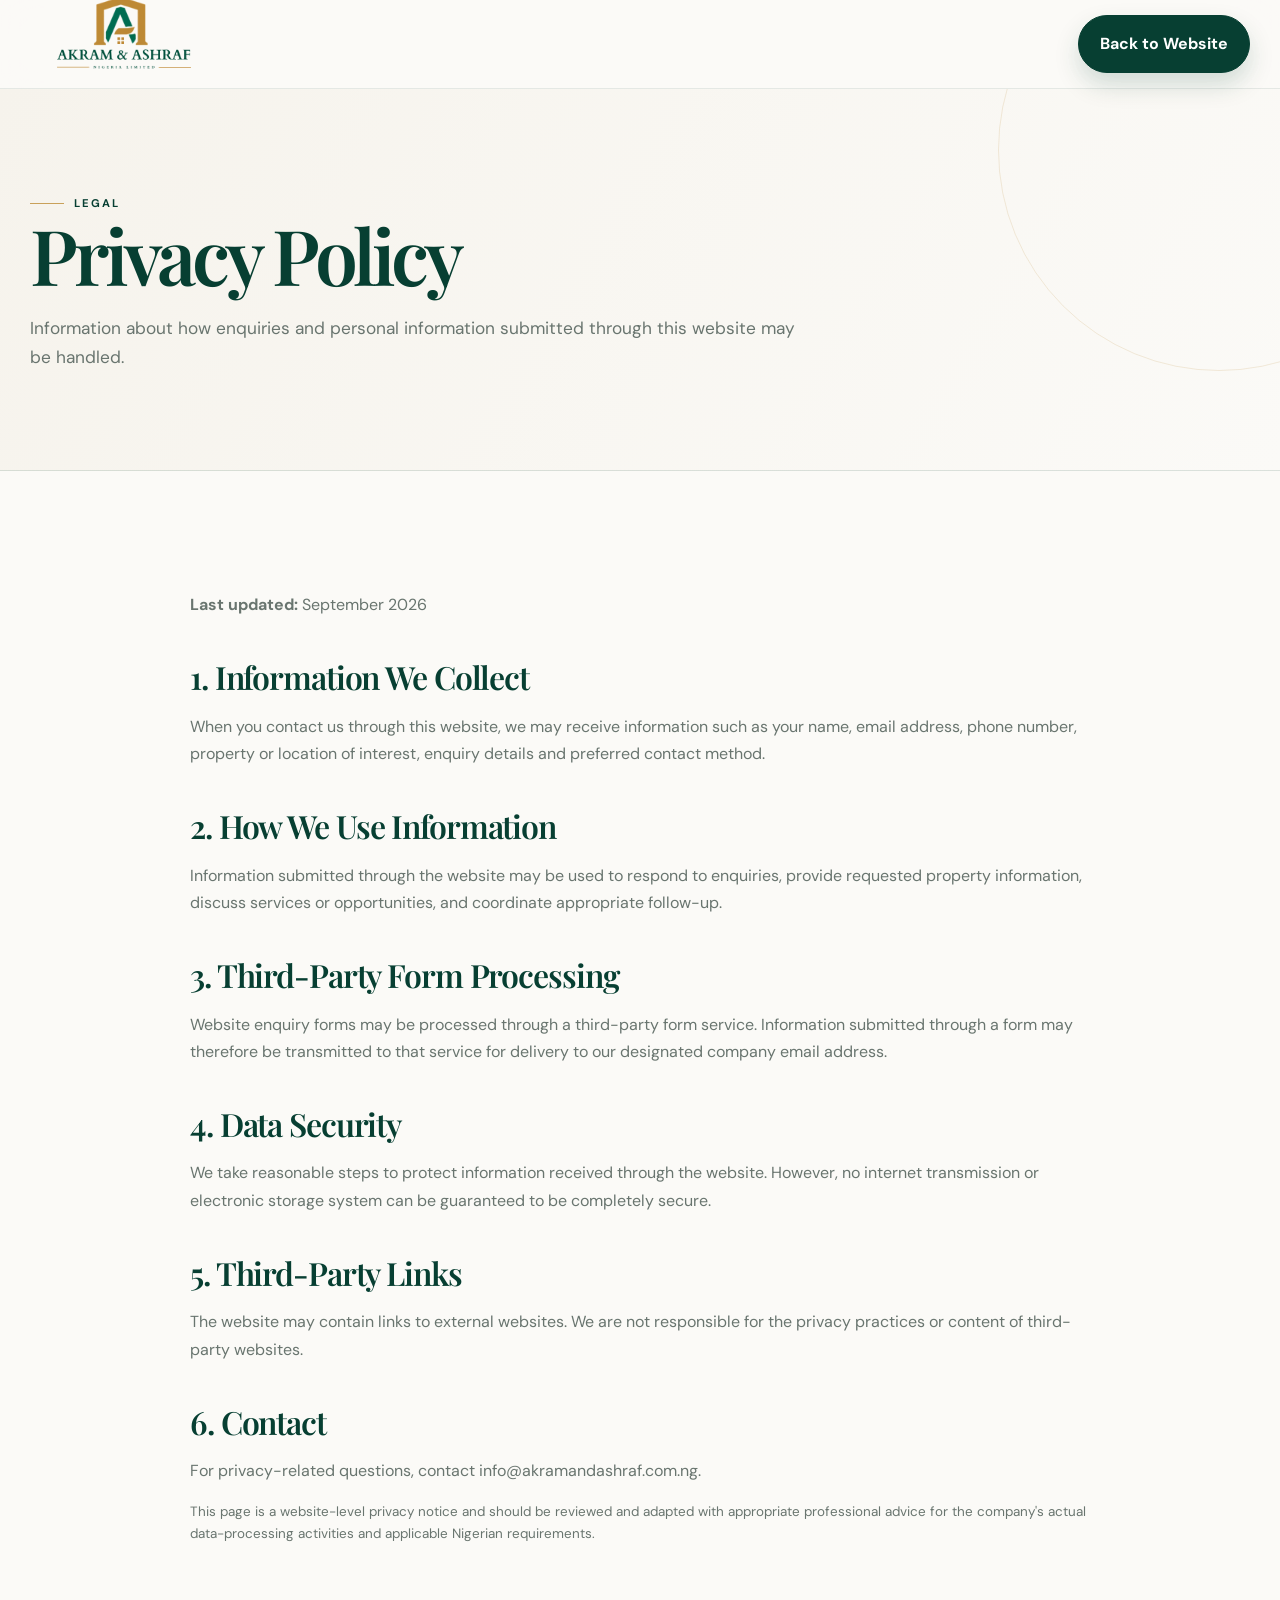
<file: privacy.html>
<!doctype html><html lang="en-NG"><head><meta charset="utf-8"><meta name="viewport" content="width=device-width,initial-scale=1"><title>Privacy Policy | Akram and Ashraf Nigeria Limited</title><link rel="stylesheet" href="assets/premium.css"><link rel="canonical" href="https://akramandashraf.com.ng/privacy.html"><meta name="robots" content="index,follow,max-image-preview:large"><meta property="og:type" content="website"><meta property="og:title" content="Privacy Policy | Akram and Ashraf Nigeria Limited"><meta property="og:description" content="Read our website privacy policy."><meta property="og:url" content="https://akramandashraf.com.ng/privacy.html"><meta property="og:site_name" content="Akram and Ashraf Nigeria Limited"><meta name="twitter:card" content="summary"><meta name="twitter:title" content="Privacy Policy | Akram and Ashraf Nigeria Limited"><meta name="twitter:description" content="Read our website privacy policy."></head><body><header class="site-header"><div class="container header-inner"><a class="brand" href="index.html"><img src="assets/logo.png" alt="Akram and Ashraf Nigeria Limited"></a><a class="btn btn-primary" href="index.html">Back to Website</a></div></header><main><section class="page-hero"><div class="container"><div class="eyebrow">Legal</div><h1>Privacy Policy</h1><p>Information about how enquiries and personal information submitted through this website may be handled.</p></div></section><section class="section"><div class="container legal"><p><strong>Last updated:</strong> September 2026</p><h2>1. Information We Collect</h2><p>When you contact us through this website, we may receive information such as your name, email address, phone number, property or location of interest, enquiry details and preferred contact method.</p><h2>2. How We Use Information</h2><p>Information submitted through the website may be used to respond to enquiries, provide requested property information, discuss services or opportunities, and coordinate appropriate follow-up.</p><h2>3. Third-Party Form Processing</h2><p>Website enquiry forms may be processed through a third-party form service. Information submitted through a form may therefore be transmitted to that service for delivery to our designated company email address.</p><h2>4. Data Security</h2><p>We take reasonable steps to protect information received through the website. However, no internet transmission or electronic storage system can be guaranteed to be completely secure.</p><h2>5. Third-Party Links</h2><p>The website may contain links to external websites. We are not responsible for the privacy practices or content of third-party websites.</p><h2>6. Contact</h2><p>For privacy-related questions, contact <a href="mailto:info@akramandashraf.com.ng">info@akramandashraf.com.ng</a>.</p><p class="note">This page is a website-level privacy notice and should be reviewed and adapted with appropriate professional advice for the company's actual data-processing activities and applicable Nigerian requirements.</p></div></section></main><script src="assets/site.js"></script></body></html>
</file>
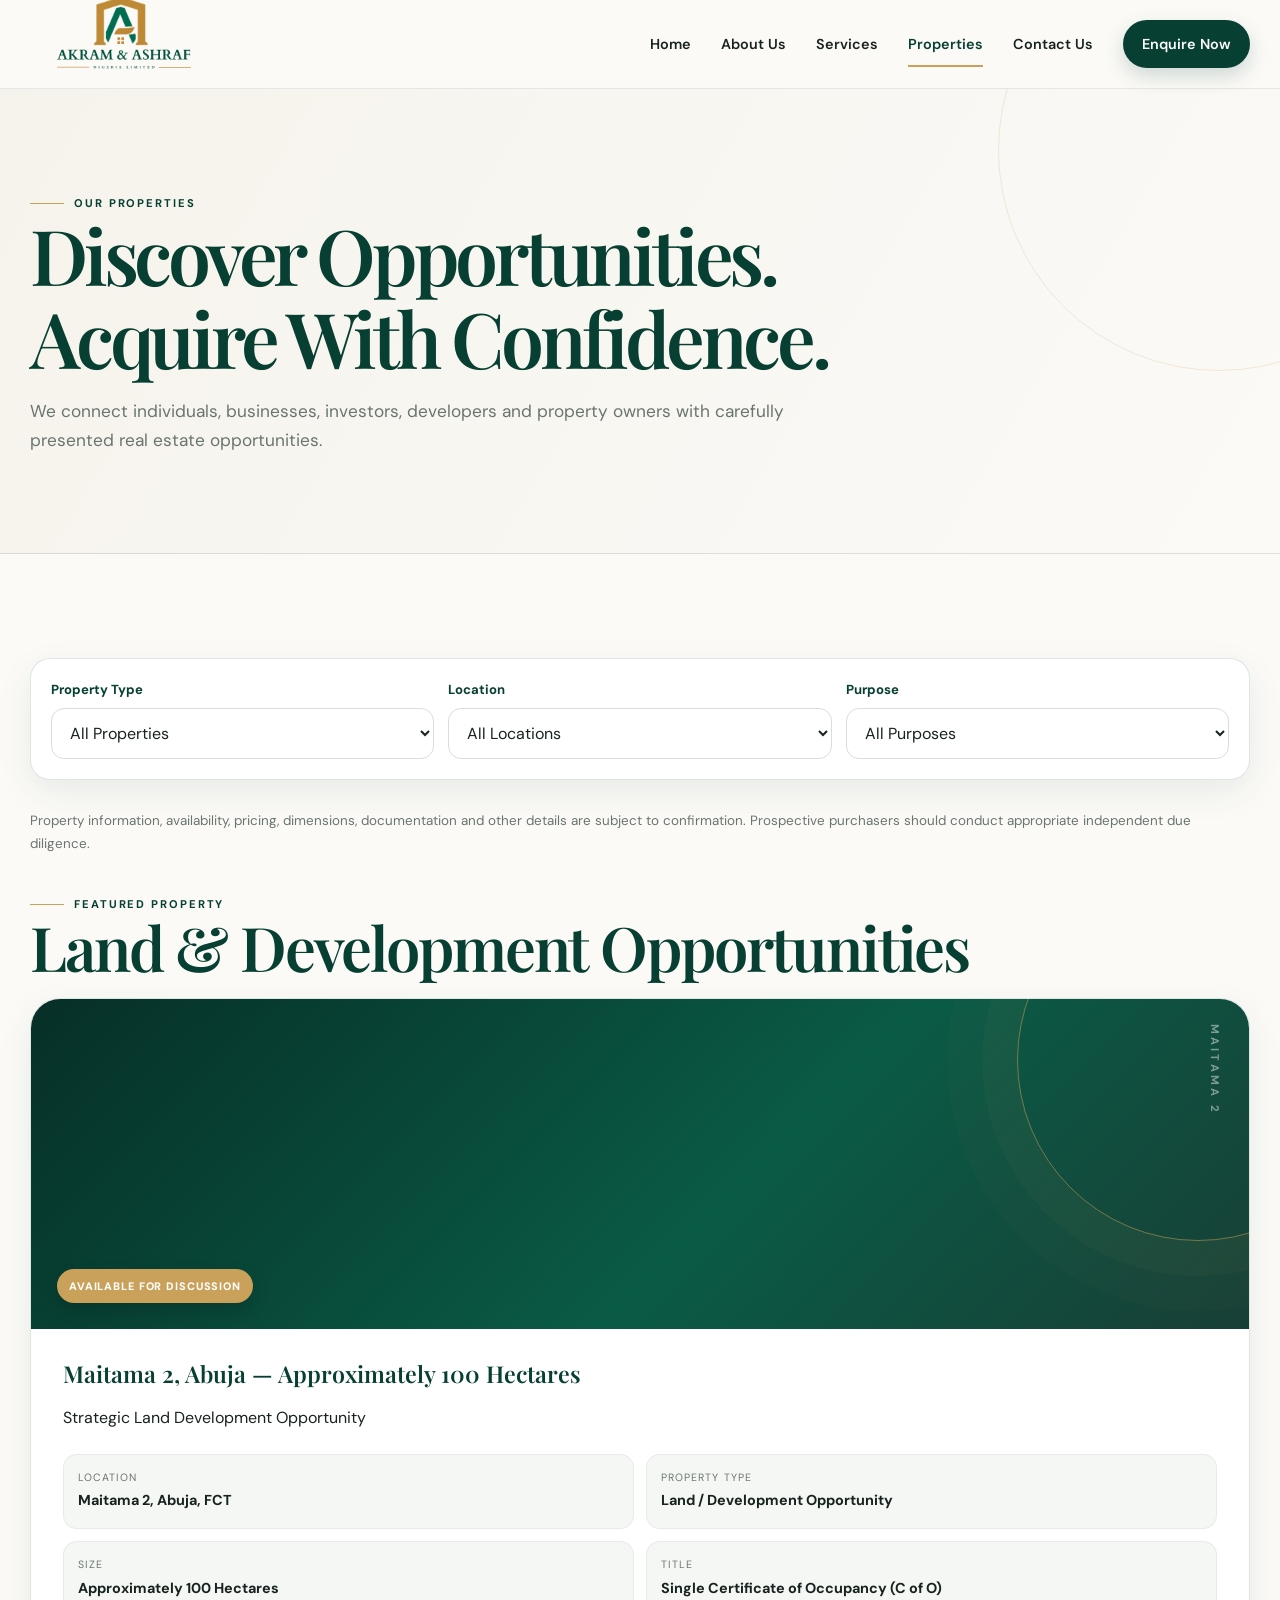
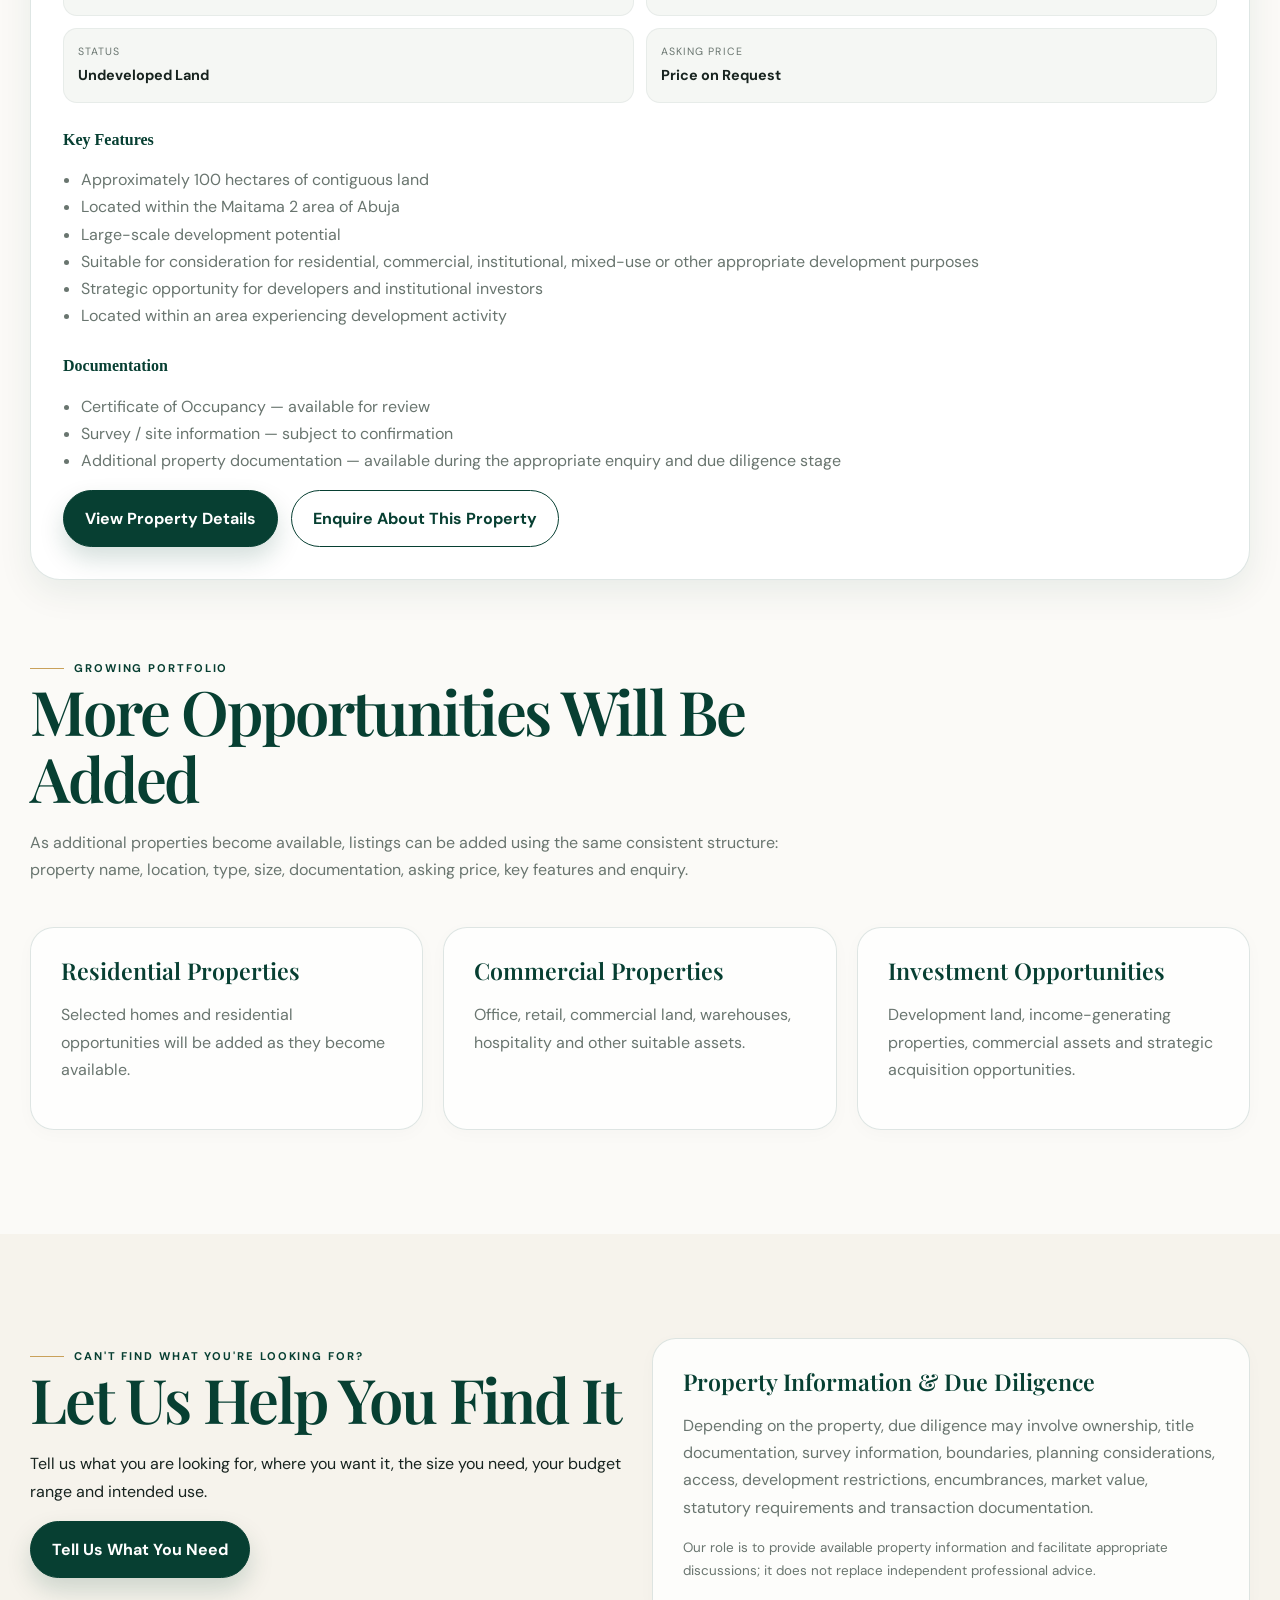
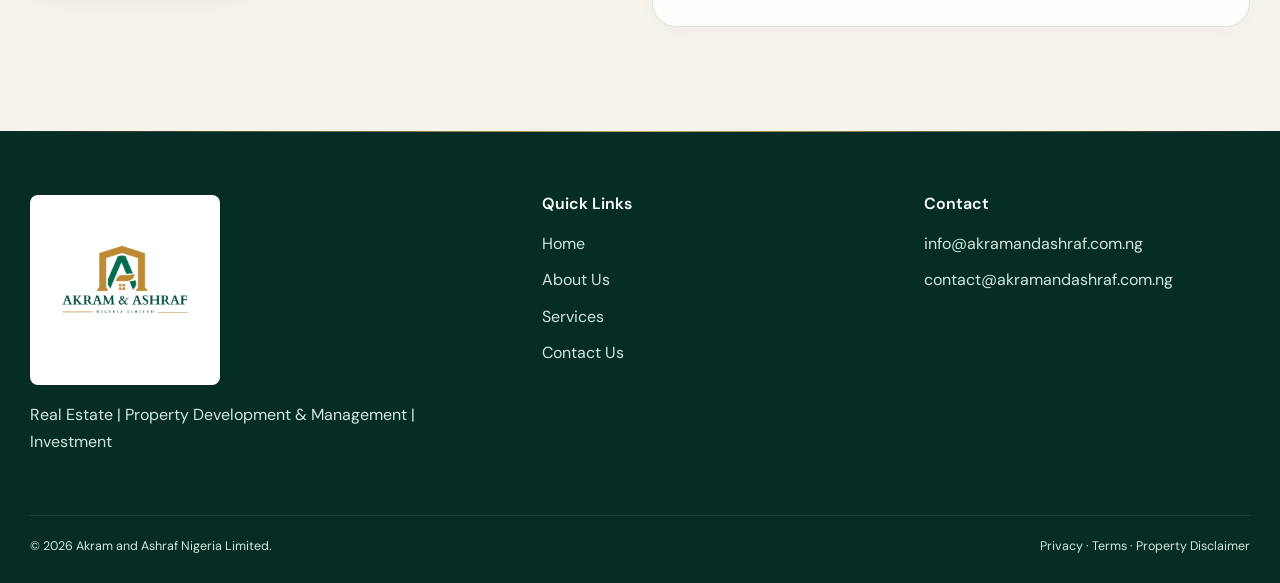
<file: properties.html>
<!doctype html><html lang="en-NG"><head><meta charset="utf-8"><meta name="viewport" content="width=device-width,initial-scale=1"><title>Properties for Sale & Development Opportunities | Akram and Ashraf Nigeria Limited</title><meta name="description" content="Explore selected land, residential, commercial and development opportunities from Akram and Ashraf Nigeria Limited, including the Maitama 2 Abuja opportunity."><link rel="stylesheet" href="assets/premium.css"><link rel="canonical" href="https://akramandashraf.com.ng/properties.html"><meta name="robots" content="index,follow,max-image-preview:large"><meta property="og:type" content="website"><meta property="og:title" content="Properties & Development Opportunities | Akram and Ashraf Nigeria Limited"><meta property="og:description" content="Explore selected Nigerian real estate opportunities, including land and development opportunities in Abuja."><meta property="og:url" content="https://akramandashraf.com.ng/properties.html"><meta property="og:site_name" content="Akram and Ashraf Nigeria Limited"><meta name="twitter:card" content="summary"><meta name="twitter:title" content="Properties & Development Opportunities | Akram and Ashraf Nigeria Limited"><meta name="twitter:description" content="Explore selected Nigerian real estate opportunities, including land and development opportunities in Abuja."></head><body><header class="site-header"><div class="container header-inner"><a class="brand" href="index.html"><img src="assets/logo.png" alt="Akram and Ashraf Nigeria Limited"></a><button class="nav-toggle" aria-expanded="false">☰</button><nav class="site-nav"><a href="index.html">Home</a><a href="about.html">About Us</a><a href="services.html">Services</a><a class="active" href="properties.html">Properties</a><a href="contact.html">Contact Us</a><a class="nav-cta" href="contact.html">Enquire Now</a></nav></div></header><main><section class="page-hero"><div class="container"><div class="eyebrow">Our Properties</div><h1>Discover Opportunities. Acquire With Confidence.</h1><p>We connect individuals, businesses, investors, developers and property owners with carefully presented real estate opportunities.</p></div></section><section class="section"><div class="container"><div class="filters"><div class="field"><label for="type">Property Type</label><select id="type" data-filter="type"><option value="all">All Properties</option><option value="land">Land</option><option value="development">Development Opportunity</option></select></div><div class="field"><label for="location">Location</label><select id="location" data-filter="location"><option value="all">All Locations</option><option value="abuja">Abuja</option><option value="ilorin">Ilorin</option><option value="lagos">Lagos</option><option value="other">Other Locations</option></select></div><div class="field"><label for="purpose">Purpose</label><select id="purpose"><option>All Purposes</option><option>For Sale</option><option>Development Opportunity</option><option>Investment Opportunity</option><option>Partnership Opportunity</option></select></div></div><p class="note">Property information, availability, pricing, dimensions, documentation and other details are subject to confirmation. Prospective purchasers should conduct appropriate independent due diligence.</p><div style="margin-top:30px"><div class="eyebrow">Featured Property</div><h2>Land & Development Opportunities</h2></div><article class="property-card" data-property data-type="development" data-location="abuja"><div class="property-visual"><span class="property-tag">Available for Discussion</span></div><div class="property-body"><h3>Maitama 2, Abuja — Approximately 100 Hectares</h3><p>Strategic Land Development Opportunity</p><div class="facts"><div class="fact"><small>Location</small><strong>Maitama 2, Abuja, FCT</strong></div><div class="fact"><small>Property Type</small><strong>Land / Development Opportunity</strong></div><div class="fact"><small>Size</small><strong>Approximately 100 Hectares</strong></div><div class="fact"><small>Title</small><strong>Single Certificate of Occupancy (C of O)</strong></div><div class="fact"><small>Status</small><strong>Undeveloped Land</strong></div><div class="fact"><small>Asking Price</small><strong>Price on Request</strong></div></div><h3 style="font-family:Inter;font-size:1rem;margin-top:28px">Key Features</h3><ul class="list"><li>Approximately 100 hectares of contiguous land</li><li>Located within the Maitama 2 area of Abuja</li><li>Large-scale development potential</li><li>Suitable for consideration for residential, commercial, institutional, mixed-use or other appropriate development purposes</li><li>Strategic opportunity for developers and institutional investors</li><li>Located within an area experiencing development activity</li></ul><h3 style="font-family:Inter;font-size:1rem;margin-top:28px">Documentation</h3><ul class="list"><li>Certificate of Occupancy — available for review</li><li>Survey / site information — subject to confirmation</li><li>Additional property documentation — available during the appropriate enquiry and due diligence stage</li></ul><div class="actions"><a class="btn btn-primary" href="property-maitama-2.html">View Property Details</a><a class="btn btn-secondary" href="property-maitama-2.html#enquire">Enquire About This Property</a></div></div></article><div class="section-head" style="margin-top:70px"><div class="eyebrow">Growing Portfolio</div><h2>More Opportunities Will Be Added</h2><p>As additional properties become available, listings can be added using the same consistent structure: property name, location, type, size, documentation, asking price, key features and enquiry.</p></div><div class="grid-3"><div class="card"><h3>Residential Properties</h3><p>Selected homes and residential opportunities will be added as they become available.</p></div><div class="card"><h3>Commercial Properties</h3><p>Office, retail, commercial land, warehouses, hospitality and other suitable assets.</p></div><div class="card"><h3>Investment Opportunities</h3><p>Development land, income-generating properties, commercial assets and strategic acquisition opportunities.</p></div></div></div></section><section class="section section-soft"><div class="container grid-2"><div><div class="eyebrow">Can't Find What You're Looking For?</div><h2>Let Us Help You Find It</h2><p>Tell us what you are looking for, where you want it, the size you need, your budget range and intended use.</p><a class="btn btn-primary" href="contact.html">Tell Us What You Need</a></div><div class="card"><h3>Property Information & Due Diligence</h3><p>Depending on the property, due diligence may involve ownership, title documentation, survey information, boundaries, planning considerations, access, development restrictions, encumbrances, market value, statutory requirements and transaction documentation.</p><p class="note">Our role is to provide available property information and facilitate appropriate discussions; it does not replace independent professional advice.</p></div></div></section></main><footer class="footer"><div class="container footer-grid"><div><img src="assets/logo.png" alt="Akram and Ashraf Nigeria Limited" style="width:190px;background:#fff;padding:7px;border-radius:8px"><p>Real Estate | Property Development & Management | Investment</p></div><div><h3>Quick Links</h3><div class="footer-links"><a href="index.html">Home</a><a href="about.html">About Us</a><a href="services.html">Services</a><a href="contact.html">Contact Us</a></div></div><div><h3>Contact</h3><div class="footer-links"><a href="mailto:info@akramandashraf.com.ng">info@akramandashraf.com.ng</a><a href="mailto:contact@akramandashraf.com.ng">contact@akramandashraf.com.ng</a></div></div></div><div class="container footer-bottom"><span>© <span data-year></span> Akram and Ashraf Nigeria Limited.</span><span><a href="privacy.html">Privacy</a> · <a href="terms.html">Terms</a> · <a href="property-disclaimer.html">Property Disclaimer</a></span></div></footer><script src="assets/site.js"></script></body></html>
</file>
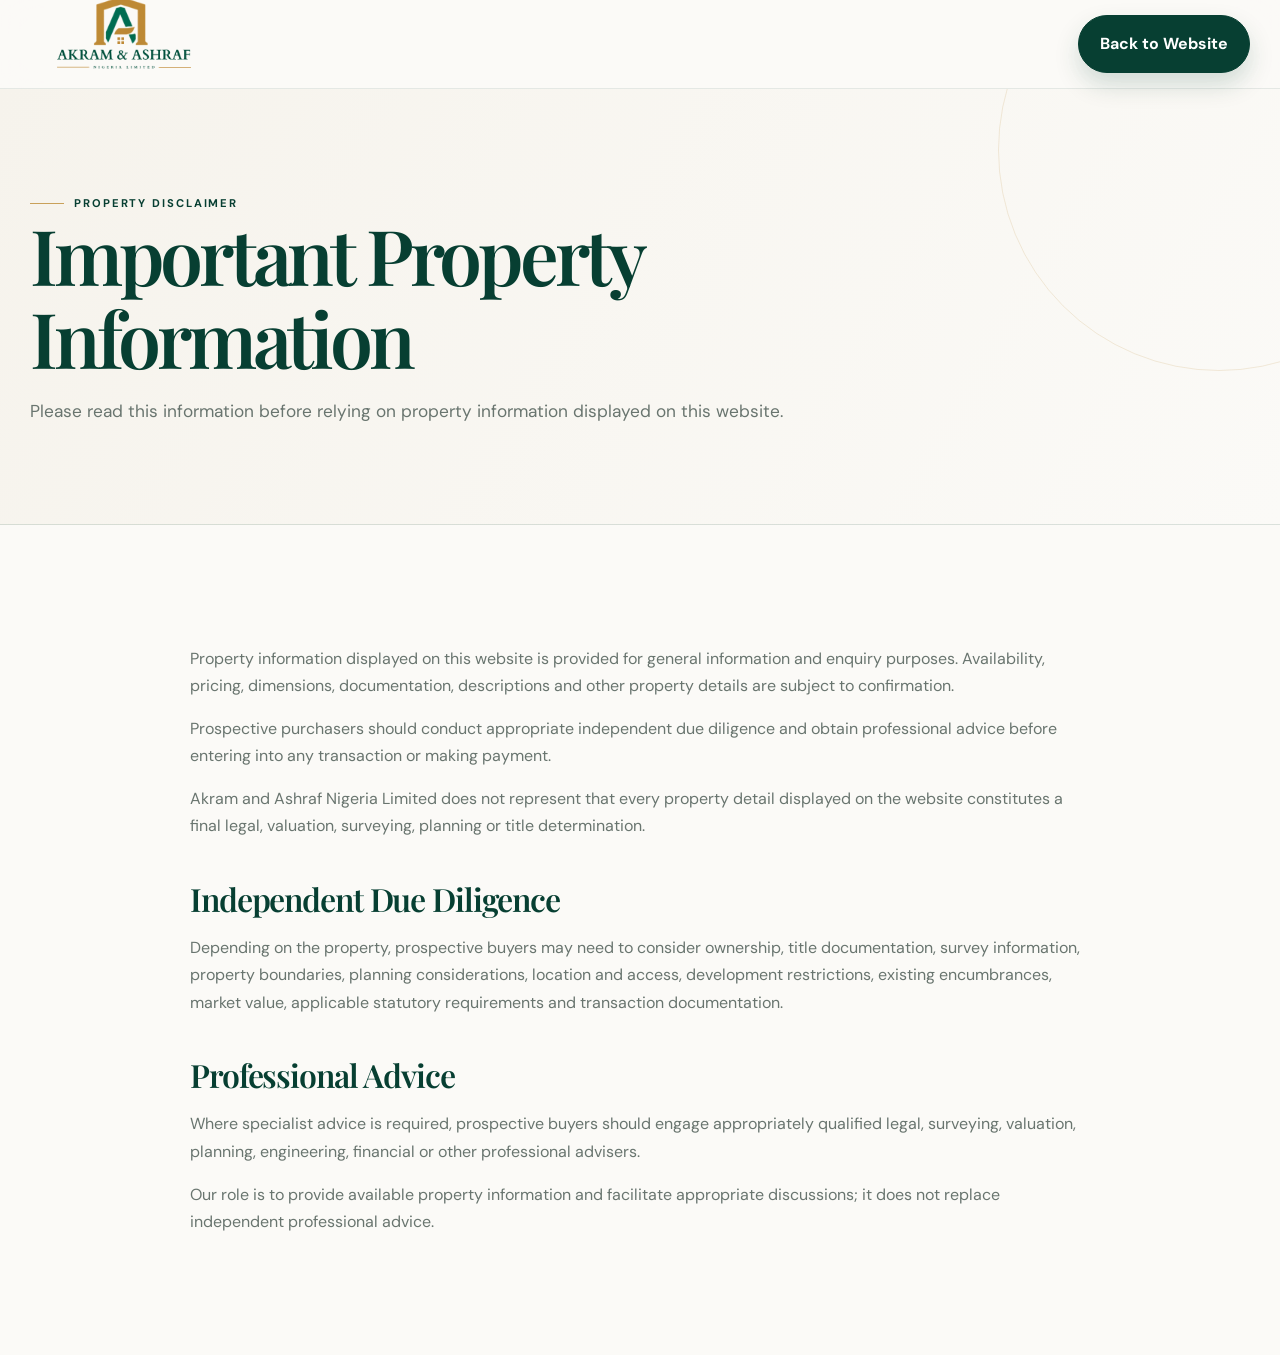
<file: property-disclaimer.html>
<!doctype html><html lang="en-NG"><head><meta charset="utf-8"><meta name="viewport" content="width=device-width,initial-scale=1"><title>Property Disclaimer | Akram and Ashraf Nigeria Limited</title><link rel="stylesheet" href="assets/premium.css"><link rel="canonical" href="https://akramandashraf.com.ng/property-disclaimer.html"><meta name="robots" content="index,follow,max-image-preview:large"><meta property="og:type" content="website"><meta property="og:title" content="Property Disclaimer | Akram and Ashraf Nigeria Limited"><meta property="og:description" content="Important information about property listings and due diligence."><meta property="og:url" content="https://akramandashraf.com.ng/property-disclaimer.html"><meta property="og:site_name" content="Akram and Ashraf Nigeria Limited"><meta name="twitter:card" content="summary"><meta name="twitter:title" content="Property Disclaimer | Akram and Ashraf Nigeria Limited"><meta name="twitter:description" content="Important information about property listings and due diligence."></head><body><header class="site-header"><div class="container header-inner"><a class="brand" href="index.html"><img src="assets/logo.png" alt="Akram and Ashraf Nigeria Limited"></a><a class="btn btn-primary" href="index.html">Back to Website</a></div></header><main><section class="page-hero"><div class="container"><div class="eyebrow">Property Disclaimer</div><h1>Important Property Information</h1><p>Please read this information before relying on property information displayed on this website.</p></div></section><section class="section"><div class="container legal"><p>Property information displayed on this website is provided for general information and enquiry purposes. Availability, pricing, dimensions, documentation, descriptions and other property details are subject to confirmation.</p><p>Prospective purchasers should conduct appropriate independent due diligence and obtain professional advice before entering into any transaction or making payment.</p><p>Akram and Ashraf Nigeria Limited does not represent that every property detail displayed on the website constitutes a final legal, valuation, surveying, planning or title determination.</p><h2>Independent Due Diligence</h2><p>Depending on the property, prospective buyers may need to consider ownership, title documentation, survey information, property boundaries, planning considerations, location and access, development restrictions, existing encumbrances, market value, applicable statutory requirements and transaction documentation.</p><h2>Professional Advice</h2><p>Where specialist advice is required, prospective buyers should engage appropriately qualified legal, surveying, valuation, planning, engineering, financial or other professional advisers.</p><p>Our role is to provide available property information and facilitate appropriate discussions; it does not replace independent professional advice.</p></div></section></main><script src="assets/site.js"></script></body></html>
</file>
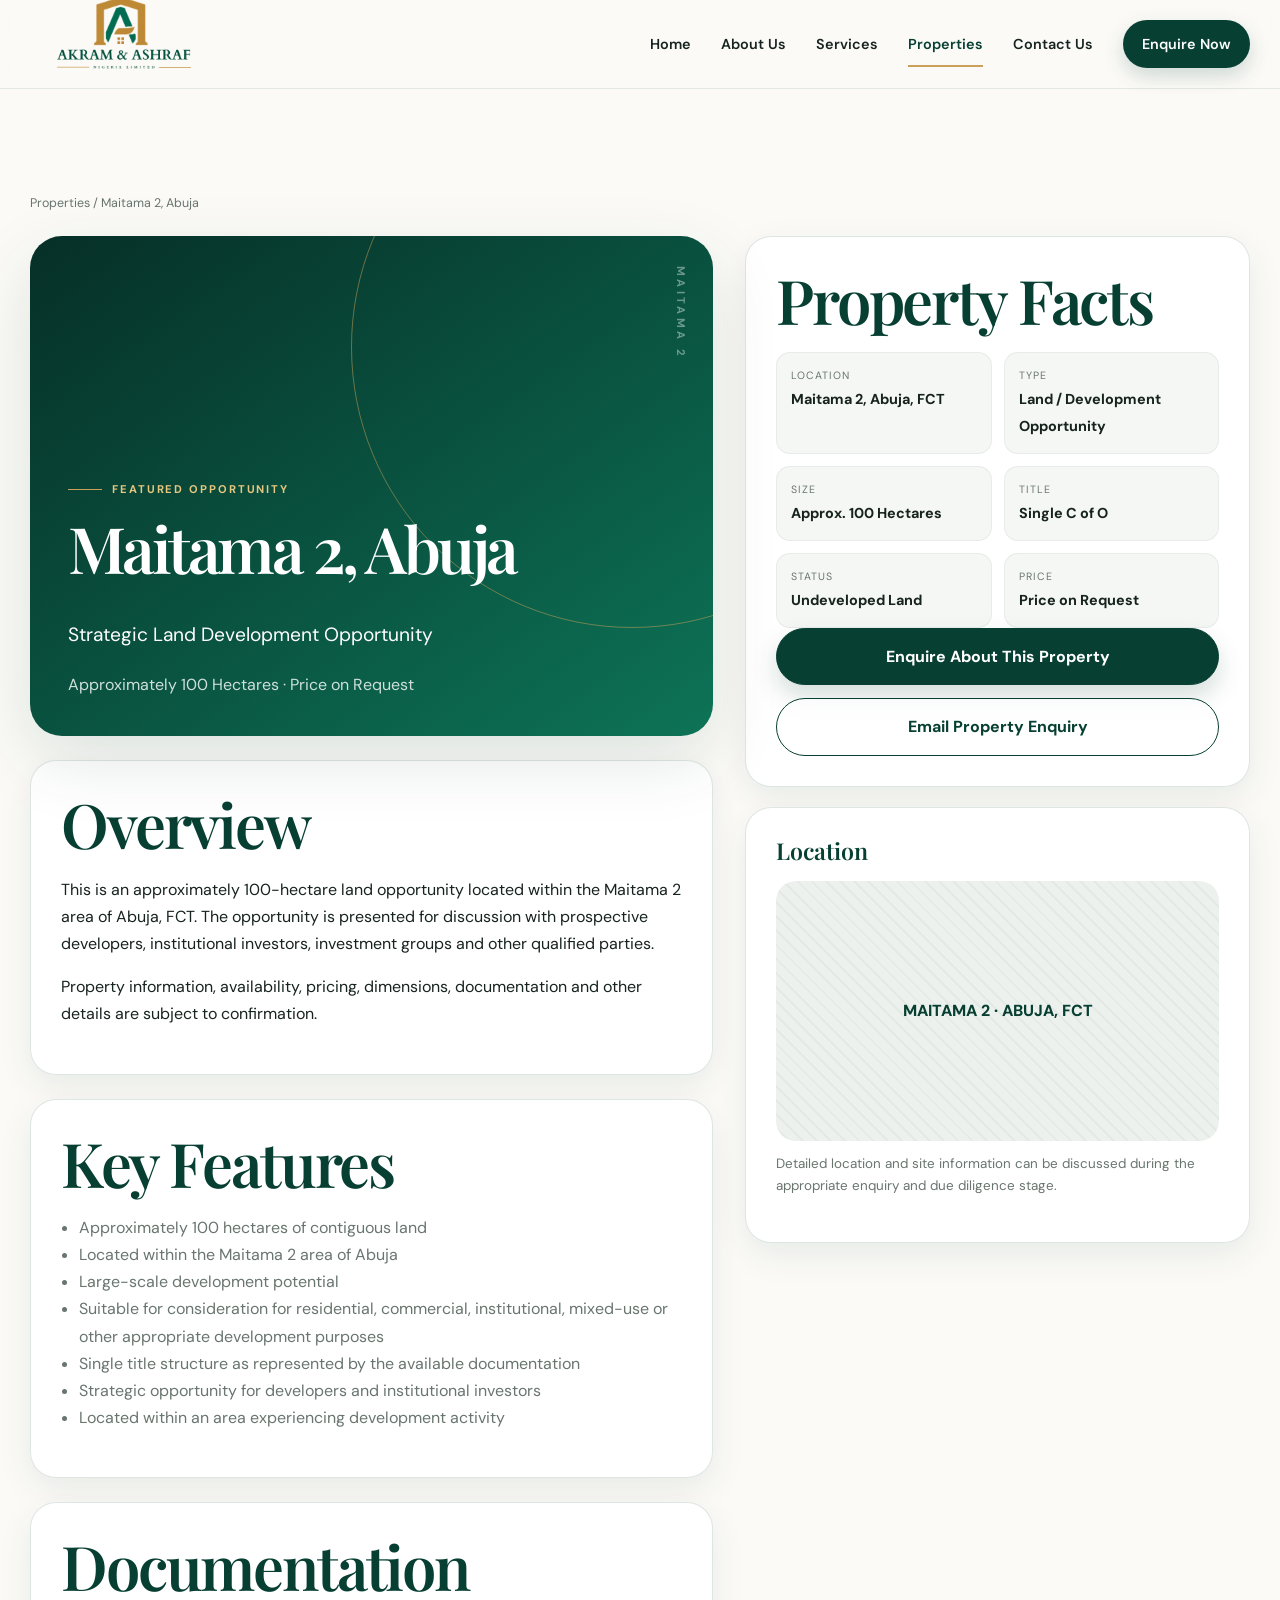
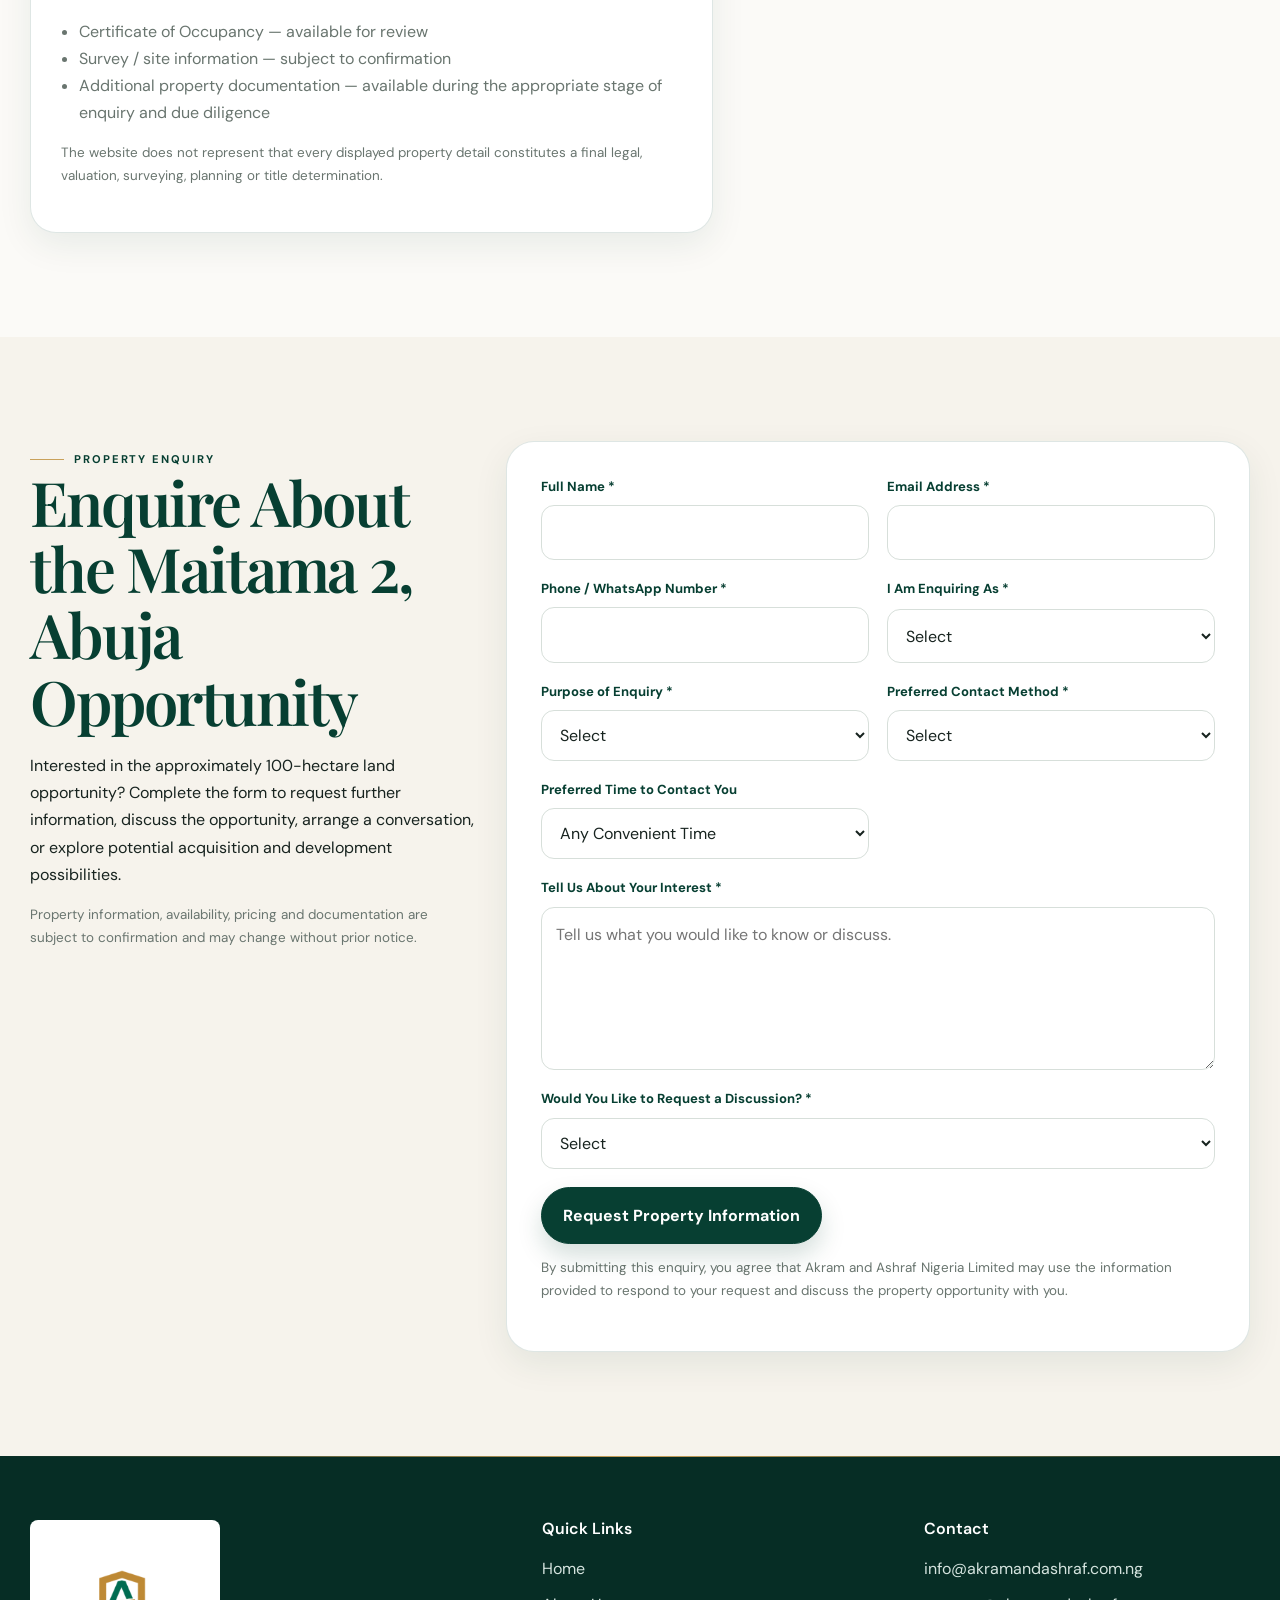
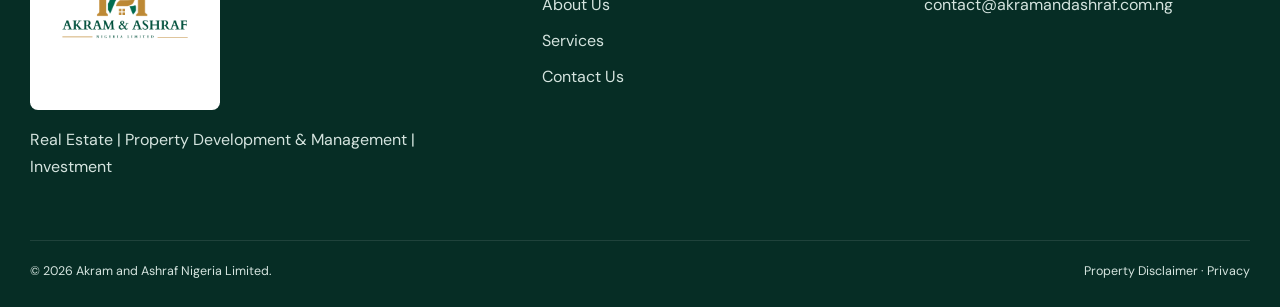
<file: property-maitama-2.html>
<!doctype html><html lang="en-NG"><head><meta charset="utf-8"><meta name="viewport" content="width=device-width,initial-scale=1"><title>Maitama 2 Abuja Land Opportunity | Approximately 100 Hectares</title><meta name="description" content="Explore the Maitama 2, Abuja strategic land development opportunity presented by Akram and Ashraf Nigeria Limited. Approximately 100 hectares; price on request."><link rel="stylesheet" href="assets/premium.css"><link rel="canonical" href="https://akramandashraf.com.ng/property-maitama-2.html"><meta name="robots" content="index,follow,max-image-preview:large"><meta property="og:type" content="website"><meta property="og:title" content="Maitama 2 Abuja | Approximately 100 Hectares"><meta property="og:description" content="Strategic land development opportunity in Maitama 2, Abuja. Approximately 100 hectares. Price on request."><meta property="og:url" content="https://akramandashraf.com.ng/property-maitama-2.html"><meta property="og:site_name" content="Akram and Ashraf Nigeria Limited"><meta name="twitter:card" content="summary"><meta name="twitter:title" content="Maitama 2 Abuja | Approximately 100 Hectares"><meta name="twitter:description" content="Strategic land development opportunity in Maitama 2, Abuja. Approximately 100 hectares. Price on request."></head><body><header class="site-header"><div class="container header-inner"><a class="brand" href="index.html"><img src="assets/logo.png" alt="Akram and Ashraf Nigeria Limited"></a><button class="nav-toggle" aria-expanded="false">☰</button><nav class="site-nav"><a href="index.html">Home</a><a href="about.html">About Us</a><a href="services.html">Services</a><a class="active" href="properties.html">Properties</a><a href="contact.html">Contact Us</a><a class="nav-cta" href="#enquire">Enquire Now</a></nav></div></header><main><section class="section"><div class="container"><div class="breadcrumb"><a href="properties.html">Properties</a> / Maitama 2, Abuja</div><div class="property-detail-grid"><div><div class="detail-hero"><div class="eyebrow" style="color:#e6c77f">Featured Opportunity</div><h1 style="color:#fff;font-size:clamp(2.6rem,5vw,4.5rem);margin-top:14px">Maitama 2, Abuja</h1><p style="font-size:1.2rem">Strategic Land Development Opportunity</p><p style="margin:0;color:#cfe0da">Approximately 100 Hectares · Price on Request</p></div><div class="detail-panel" style="margin-top:24px"><h2>Overview</h2><p>This is an approximately 100-hectare land opportunity located within the Maitama 2 area of Abuja, FCT. The opportunity is presented for discussion with prospective developers, institutional investors, investment groups and other qualified parties.</p><p>Property information, availability, pricing, dimensions, documentation and other details are subject to confirmation.</p></div><div class="detail-panel" style="margin-top:24px"><h2>Key Features</h2><ul class="list"><li>Approximately 100 hectares of contiguous land</li><li>Located within the Maitama 2 area of Abuja</li><li>Large-scale development potential</li><li>Suitable for consideration for residential, commercial, institutional, mixed-use or other appropriate development purposes</li><li>Single title structure as represented by the available documentation</li><li>Strategic opportunity for developers and institutional investors</li><li>Located within an area experiencing development activity</li></ul></div><div class="detail-panel" style="margin-top:24px"><h2>Documentation</h2><ul class="list"><li>Certificate of Occupancy — available for review</li><li>Survey / site information — subject to confirmation</li><li>Additional property documentation — available during the appropriate stage of enquiry and due diligence</li></ul><p class="note">The website does not represent that every displayed property detail constitutes a final legal, valuation, surveying, planning or title determination.</p></div></div><aside><div class="detail-panel"><h2>Property Facts</h2><div class="keyfacts"><div class="fact"><small>Location</small><strong>Maitama 2, Abuja, FCT</strong></div><div class="fact"><small>Type</small><strong>Land / Development Opportunity</strong></div><div class="fact"><small>Size</small><strong>Approx. 100 Hectares</strong></div><div class="fact"><small>Title</small><strong>Single C of O</strong></div><div class="fact"><small>Status</small><strong>Undeveloped Land</strong></div><div class="fact"><small>Price</small><strong>Price on Request</strong></div></div><div class="actions"><a class="btn btn-primary" style="width:100%" href="#enquire">Enquire About This Property</a><a class="btn btn-secondary" style="width:100%" href="mailto:info@akramandashraf.com.ng?subject=Maitama%202%20Property%20Enquiry">Email Property Enquiry</a></div></div><div class="detail-panel" style="margin-top:20px"><h3>Location</h3><div class="mini-map">MAITAMA 2 · ABUJA, FCT</div><p class="note" style="margin-top:12px">Detailed location and site information can be discussed during the appropriate enquiry and due diligence stage.</p></div></aside></div></div></section><section class="section section-soft" id="enquire"><div class="container contact-grid"><div><div class="eyebrow">Property Enquiry</div><h2>Enquire About the Maitama 2, Abuja Opportunity</h2><p>Interested in the approximately 100-hectare land opportunity? Complete the form to request further information, discuss the opportunity, arrange a conversation, or explore potential acquisition and development possibilities.</p><p class="note">Property information, availability, pricing and documentation are subject to confirmation and may change without prior notice.</p></div><div class="form-card"><form action="https://formsubmit.co/info@akramandashraf.com.ng" method="POST"><input type="hidden" name="_subject" value="Maitama 2 Property Enquiry"><input type="hidden" name="_template" value="table"><input type="hidden" name="_next" value="https://akramandashraf.com.ng/thank-you.html"><input type="hidden" name="Property" value="Maitama 2, Abuja — Approximately 100 Hectares"><div class="form-grid"><div class="field"><label>Full Name *</label><input name="Full Name" required></div><div class="field"><label>Email Address *</label><input type="email" name="Email" required></div><div class="field"><label>Phone / WhatsApp Number *</label><input name="Phone / WhatsApp" required></div><div class="field"><label>I Am Enquiring As *</label><select name="Enquiring As" required><option value="">Select</option><option>Individual Buyer</option><option>Property Investor</option><option>Property Developer</option><option>Investment Group</option><option>Company / Organisation</option><option>Institutional Investor</option><option>Land / Property Acquisition Representative</option><option>Potential Development Partner</option><option>Other</option></select></div><div class="field"><label>Purpose of Enquiry *</label><select name="Purpose" required><option value="">Select</option><option>Property Acquisition</option><option>Land Investment</option><option>Residential Development</option><option>Commercial Development</option><option>Mixed-Use Development</option><option>Institutional Development</option><option>Development Partnership</option><option>Investment Partnership</option><option>Request for Property Information</option><option>Other</option></select></div><div class="field"><label>Preferred Contact Method *</label><select name="Preferred Contact Method" required><option value="">Select</option><option>Phone Call</option><option>WhatsApp</option><option>Email</option></select></div><div class="field"><label>Preferred Time to Contact You</label><select name="Preferred Time"><option>Any Convenient Time</option><option>Morning</option><option>Afternoon</option><option>Evening</option></select></div><div class="field full"><label>Tell Us About Your Interest *</label><textarea name="Message" rows="5" required placeholder="Tell us what you would like to know or discuss."></textarea></div><div class="field full"><label>Would You Like to Request a Discussion? *</label><select name="Request Discussion" required><option value="">Select</option><option>Yes, I would like to discuss the opportunity</option><option>Yes, I would like to discuss development possibilities</option><option>Yes, I would like to discuss investment / partnership possibilities</option><option>I only need further property information for now</option></select></div><div class="full"><button class="btn btn-primary" type="submit">Request Property Information</button><p class="note">By submitting this enquiry, you agree that Akram and Ashraf Nigeria Limited may use the information provided to respond to your request and discuss the property opportunity with you.</p></div></div></form></div></div></section></main><footer class="footer"><div class="container footer-grid"><div><img src="assets/logo.png" alt="Akram and Ashraf Nigeria Limited" style="width:190px;background:#fff;padding:7px;border-radius:8px"><p>Real Estate | Property Development & Management | Investment</p></div><div><h3>Quick Links</h3><div class="footer-links"><a href="index.html">Home</a><a href="about.html">About Us</a><a href="services.html">Services</a><a href="contact.html">Contact Us</a></div></div><div><h3>Contact</h3><div class="footer-links"><a href="mailto:info@akramandashraf.com.ng">info@akramandashraf.com.ng</a><a href="mailto:contact@akramandashraf.com.ng">contact@akramandashraf.com.ng</a></div></div></div><div class="container footer-bottom"><span>© <span data-year></span> Akram and Ashraf Nigeria Limited.</span><span><a href="property-disclaimer.html">Property Disclaimer</a> · <a href="privacy.html">Privacy</a></span></div></footer><script src="assets/site.js"></script></body></html>
</file>
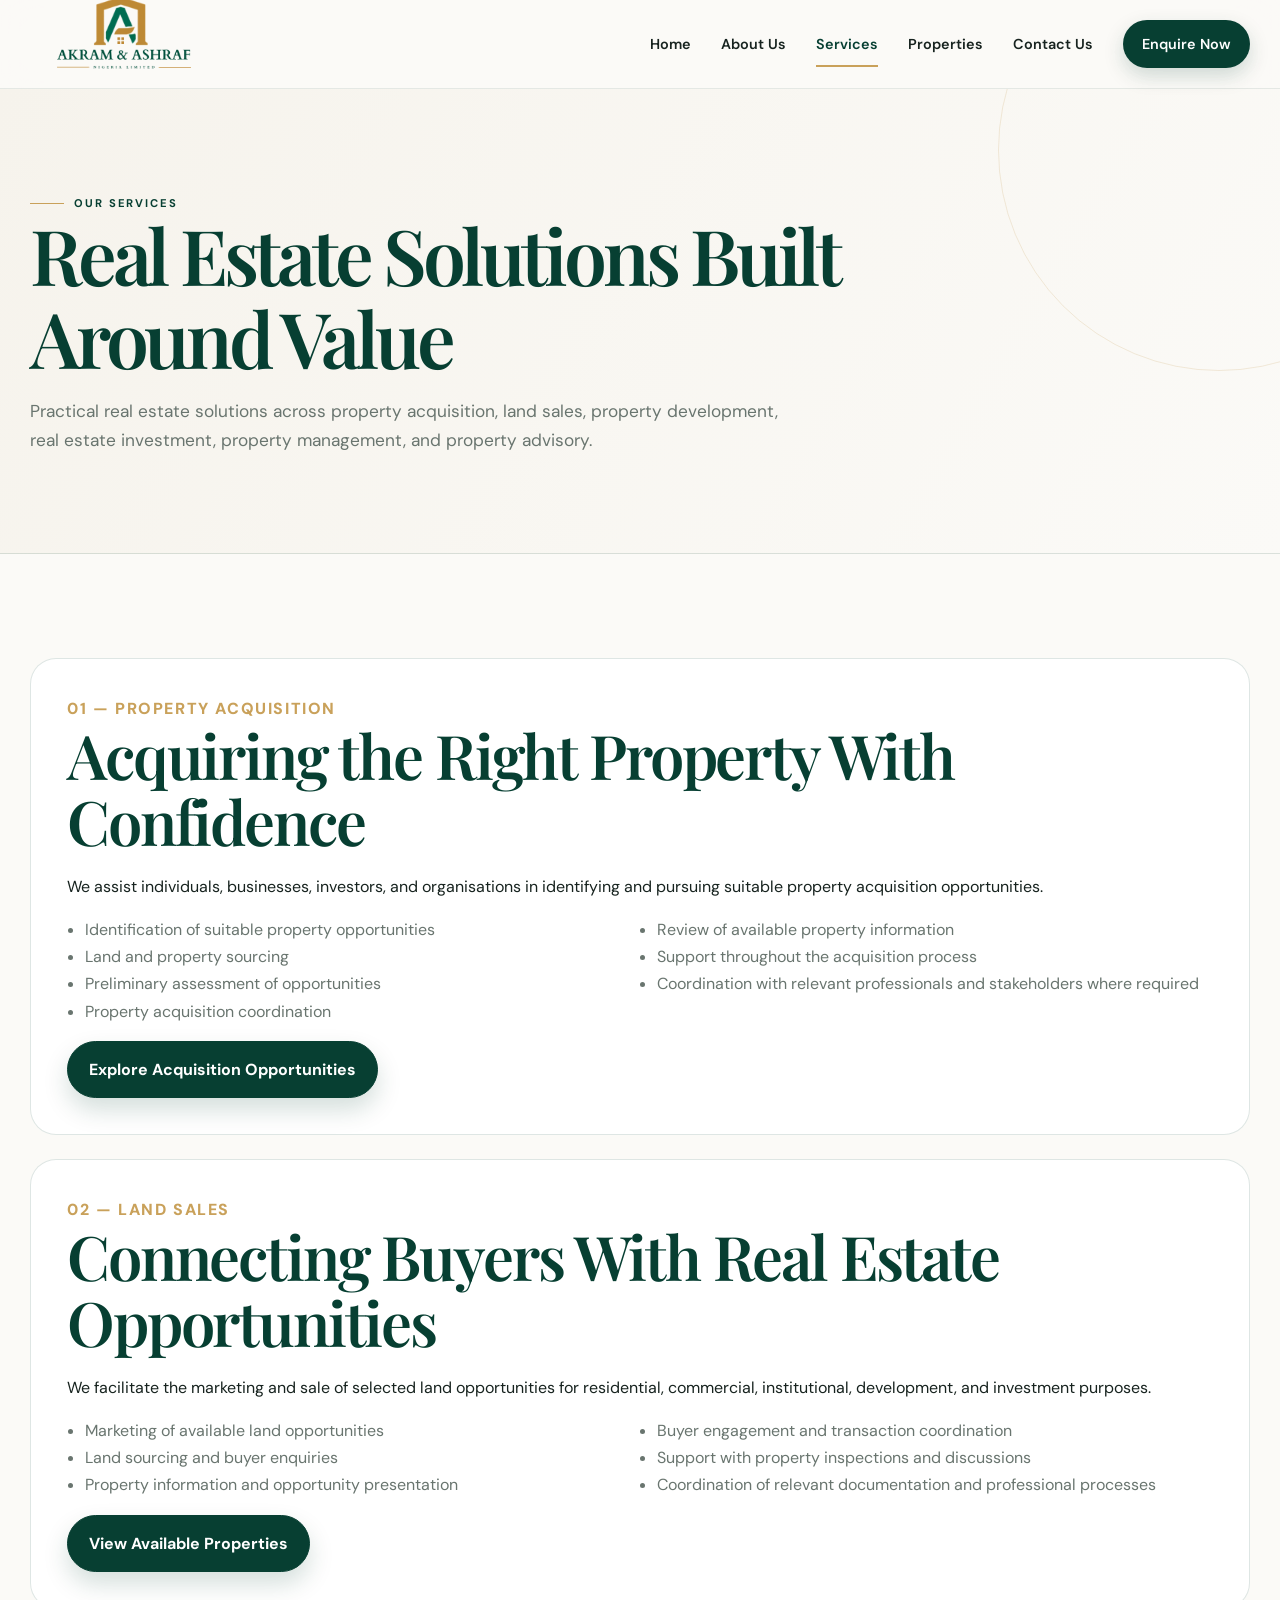
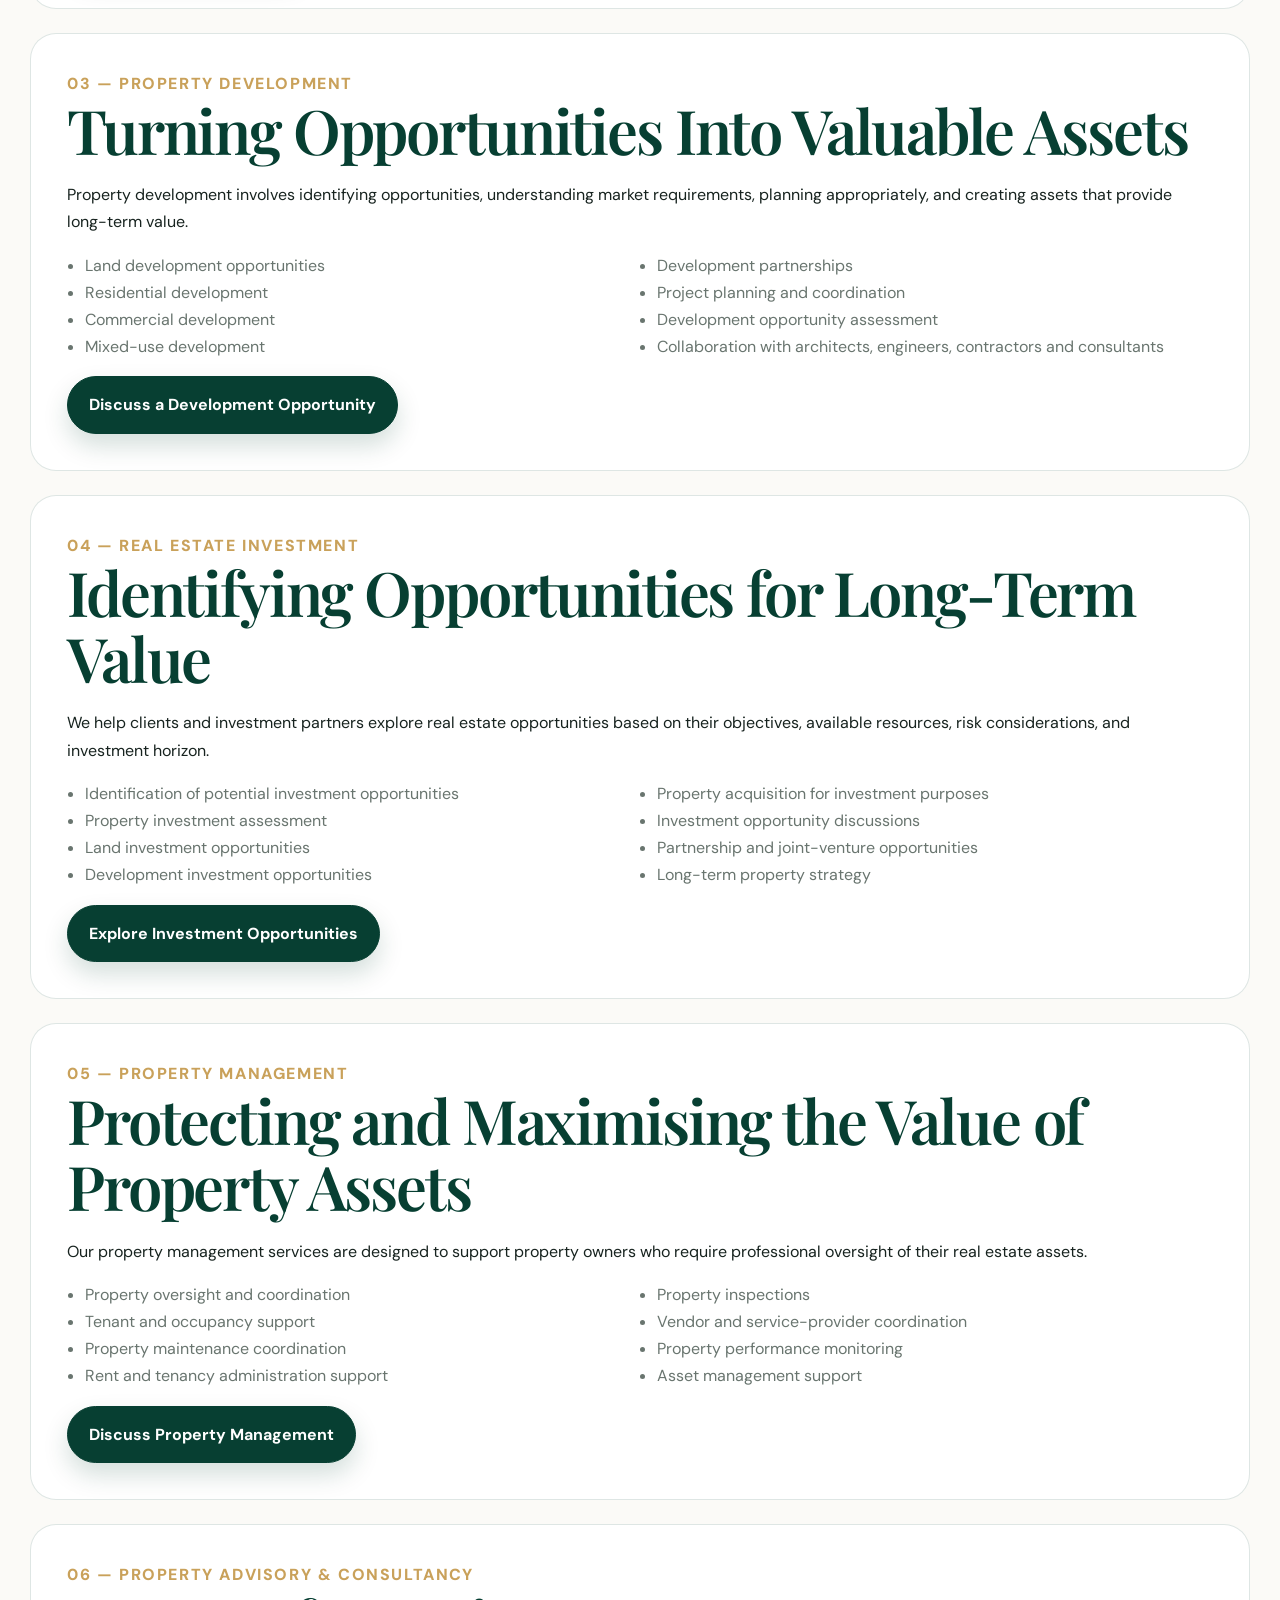
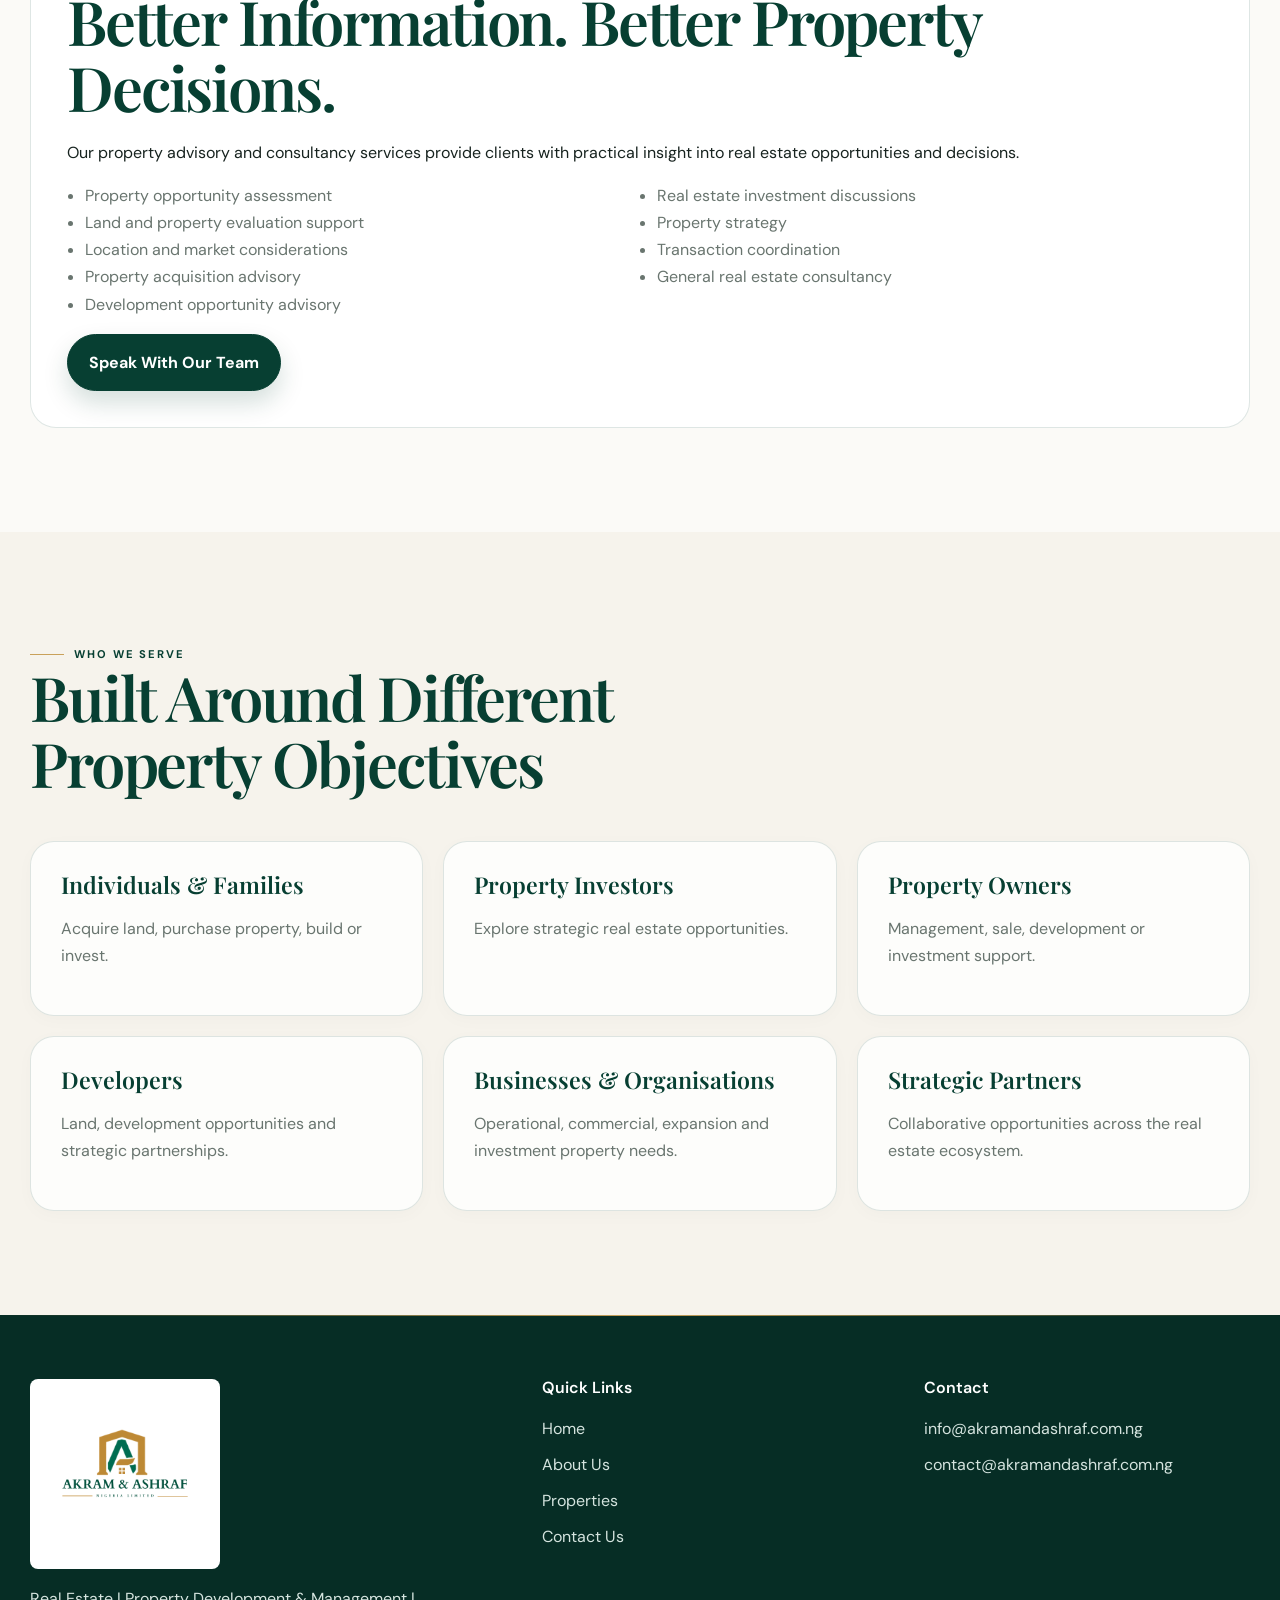
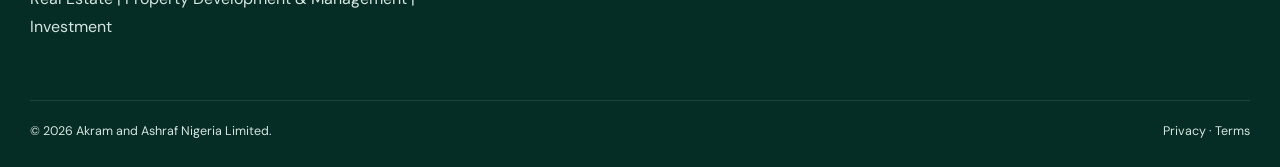
<file: services.html>
<!doctype html><html lang="en-NG"><head><meta charset="utf-8"><meta name="viewport" content="width=device-width,initial-scale=1"><title>Real Estate Services | Akram and Ashraf Nigeria Limited</title><meta name="description" content="Property acquisition, land sales, property development, real estate investment, property management and advisory services from Akram and Ashraf Nigeria Limited."><link rel="stylesheet" href="assets/premium.css"><link rel="canonical" href="https://akramandashraf.com.ng/services.html"><meta name="robots" content="index,follow,max-image-preview:large"><meta property="og:type" content="website"><meta property="og:title" content="Real Estate Services | Akram and Ashraf Nigeria Limited"><meta property="og:description" content="Explore property acquisition, land sales, development, investment, management and advisory services."><meta property="og:url" content="https://akramandashraf.com.ng/services.html"><meta property="og:site_name" content="Akram and Ashraf Nigeria Limited"><meta name="twitter:card" content="summary"><meta name="twitter:title" content="Real Estate Services | Akram and Ashraf Nigeria Limited"><meta name="twitter:description" content="Explore property acquisition, land sales, development, investment, management and advisory services."></head><body><header class="site-header"><div class="container header-inner"><a class="brand" href="index.html"><img src="assets/logo.png" alt="Akram and Ashraf Nigeria Limited"></a><button class="nav-toggle" aria-expanded="false">☰</button><nav class="site-nav"><a href="index.html">Home</a><a href="about.html">About Us</a><a class="active" href="services.html">Services</a><a href="properties.html">Properties</a><a href="contact.html">Contact Us</a><a class="nav-cta" href="contact.html">Enquire Now</a></nav></div></header><main><section class="page-hero"><div class="container"><div class="eyebrow">Our Services</div><h1>Real Estate Solutions Built Around Value</h1><p>Practical real estate solutions across property acquisition, land sales, property development, real estate investment, property management, and property advisory.</p></div></section><section class="section"><div class="container service-list"><article class="service-detail"><span class="number">01 — PROPERTY ACQUISITION</span><h2>Acquiring the Right Property With Confidence</h2><p>We assist individuals, businesses, investors, and organisations in identifying and pursuing suitable property acquisition opportunities.</p><ul class="list"><li>Identification of suitable property opportunities</li><li>Land and property sourcing</li><li>Preliminary assessment of opportunities</li><li>Property acquisition coordination</li><li>Review of available property information</li><li>Support throughout the acquisition process</li><li>Coordination with relevant professionals and stakeholders where required</li></ul><a class="btn btn-primary" href="contact.html?service=Property%20Acquisition">Explore Acquisition Opportunities</a></article><article class="service-detail"><span class="number">02 — LAND SALES</span><h2>Connecting Buyers With Real Estate Opportunities</h2><p>We facilitate the marketing and sale of selected land opportunities for residential, commercial, institutional, development, and investment purposes.</p><ul class="list"><li>Marketing of available land opportunities</li><li>Land sourcing and buyer enquiries</li><li>Property information and opportunity presentation</li><li>Buyer engagement and transaction coordination</li><li>Support with property inspections and discussions</li><li>Coordination of relevant documentation and professional processes</li></ul><a class="btn btn-primary" href="properties.html">View Available Properties</a></article><article class="service-detail"><span class="number">03 — PROPERTY DEVELOPMENT</span><h2>Turning Opportunities Into Valuable Assets</h2><p>Property development involves identifying opportunities, understanding market requirements, planning appropriately, and creating assets that provide long-term value.</p><ul class="list"><li>Land development opportunities</li><li>Residential development</li><li>Commercial development</li><li>Mixed-use development</li><li>Development partnerships</li><li>Project planning and coordination</li><li>Development opportunity assessment</li><li>Collaboration with architects, engineers, contractors and consultants</li></ul><a class="btn btn-primary" href="contact.html?service=Property%20Development">Discuss a Development Opportunity</a></article><article class="service-detail"><span class="number">04 — REAL ESTATE INVESTMENT</span><h2>Identifying Opportunities for Long-Term Value</h2><p>We help clients and investment partners explore real estate opportunities based on their objectives, available resources, risk considerations, and investment horizon.</p><ul class="list"><li>Identification of potential investment opportunities</li><li>Property investment assessment</li><li>Land investment opportunities</li><li>Development investment opportunities</li><li>Property acquisition for investment purposes</li><li>Investment opportunity discussions</li><li>Partnership and joint-venture opportunities</li><li>Long-term property strategy</li></ul><a class="btn btn-primary" href="contact.html?service=Real%20Estate%20Investment">Explore Investment Opportunities</a></article><article class="service-detail"><span class="number">05 — PROPERTY MANAGEMENT</span><h2>Protecting and Maximising the Value of Property Assets</h2><p>Our property management services are designed to support property owners who require professional oversight of their real estate assets.</p><ul class="list"><li>Property oversight and coordination</li><li>Tenant and occupancy support</li><li>Property maintenance coordination</li><li>Rent and tenancy administration support</li><li>Property inspections</li><li>Vendor and service-provider coordination</li><li>Property performance monitoring</li><li>Asset management support</li></ul><a class="btn btn-primary" href="contact.html?service=Property%20Management">Discuss Property Management</a></article><article class="service-detail"><span class="number">06 — PROPERTY ADVISORY & CONSULTANCY</span><h2>Better Information. Better Property Decisions.</h2><p>Our property advisory and consultancy services provide clients with practical insight into real estate opportunities and decisions.</p><ul class="list"><li>Property opportunity assessment</li><li>Land and property evaluation support</li><li>Location and market considerations</li><li>Property acquisition advisory</li><li>Development opportunity advisory</li><li>Real estate investment discussions</li><li>Property strategy</li><li>Transaction coordination</li><li>General real estate consultancy</li></ul><a class="btn btn-primary" href="contact.html?service=Property%20Advisory">Speak With Our Team</a></article></div></section><section class="section section-soft"><div class="container"><div class="section-head"><div class="eyebrow">Who We Serve</div><h2>Built Around Different Property Objectives</h2></div><div class="grid-3"><div class="card"><h3>Individuals & Families</h3><p>Acquire land, purchase property, build or invest.</p></div><div class="card"><h3>Property Investors</h3><p>Explore strategic real estate opportunities.</p></div><div class="card"><h3>Property Owners</h3><p>Management, sale, development or investment support.</p></div><div class="card"><h3>Developers</h3><p>Land, development opportunities and strategic partnerships.</p></div><div class="card"><h3>Businesses & Organisations</h3><p>Operational, commercial, expansion and investment property needs.</p></div><div class="card"><h3>Strategic Partners</h3><p>Collaborative opportunities across the real estate ecosystem.</p></div></div></div></section></main><footer class="footer"><div class="container footer-grid"><div><img src="assets/logo.png" alt="Akram and Ashraf Nigeria Limited" style="width:190px;background:#fff;padding:7px;border-radius:8px"><p>Real Estate | Property Development & Management | Investment</p></div><div><h3>Quick Links</h3><div class="footer-links"><a href="index.html">Home</a><a href="about.html">About Us</a><a href="properties.html">Properties</a><a href="contact.html">Contact Us</a></div></div><div><h3>Contact</h3><div class="footer-links"><a href="mailto:info@akramandashraf.com.ng">info@akramandashraf.com.ng</a><a href="mailto:contact@akramandashraf.com.ng">contact@akramandashraf.com.ng</a></div></div></div><div class="container footer-bottom"><span>© <span data-year></span> Akram and Ashraf Nigeria Limited.</span><span><a href="privacy.html">Privacy</a> · <a href="terms.html">Terms</a></span></div></footer><script src="assets/site.js"></script></body></html>
</file>
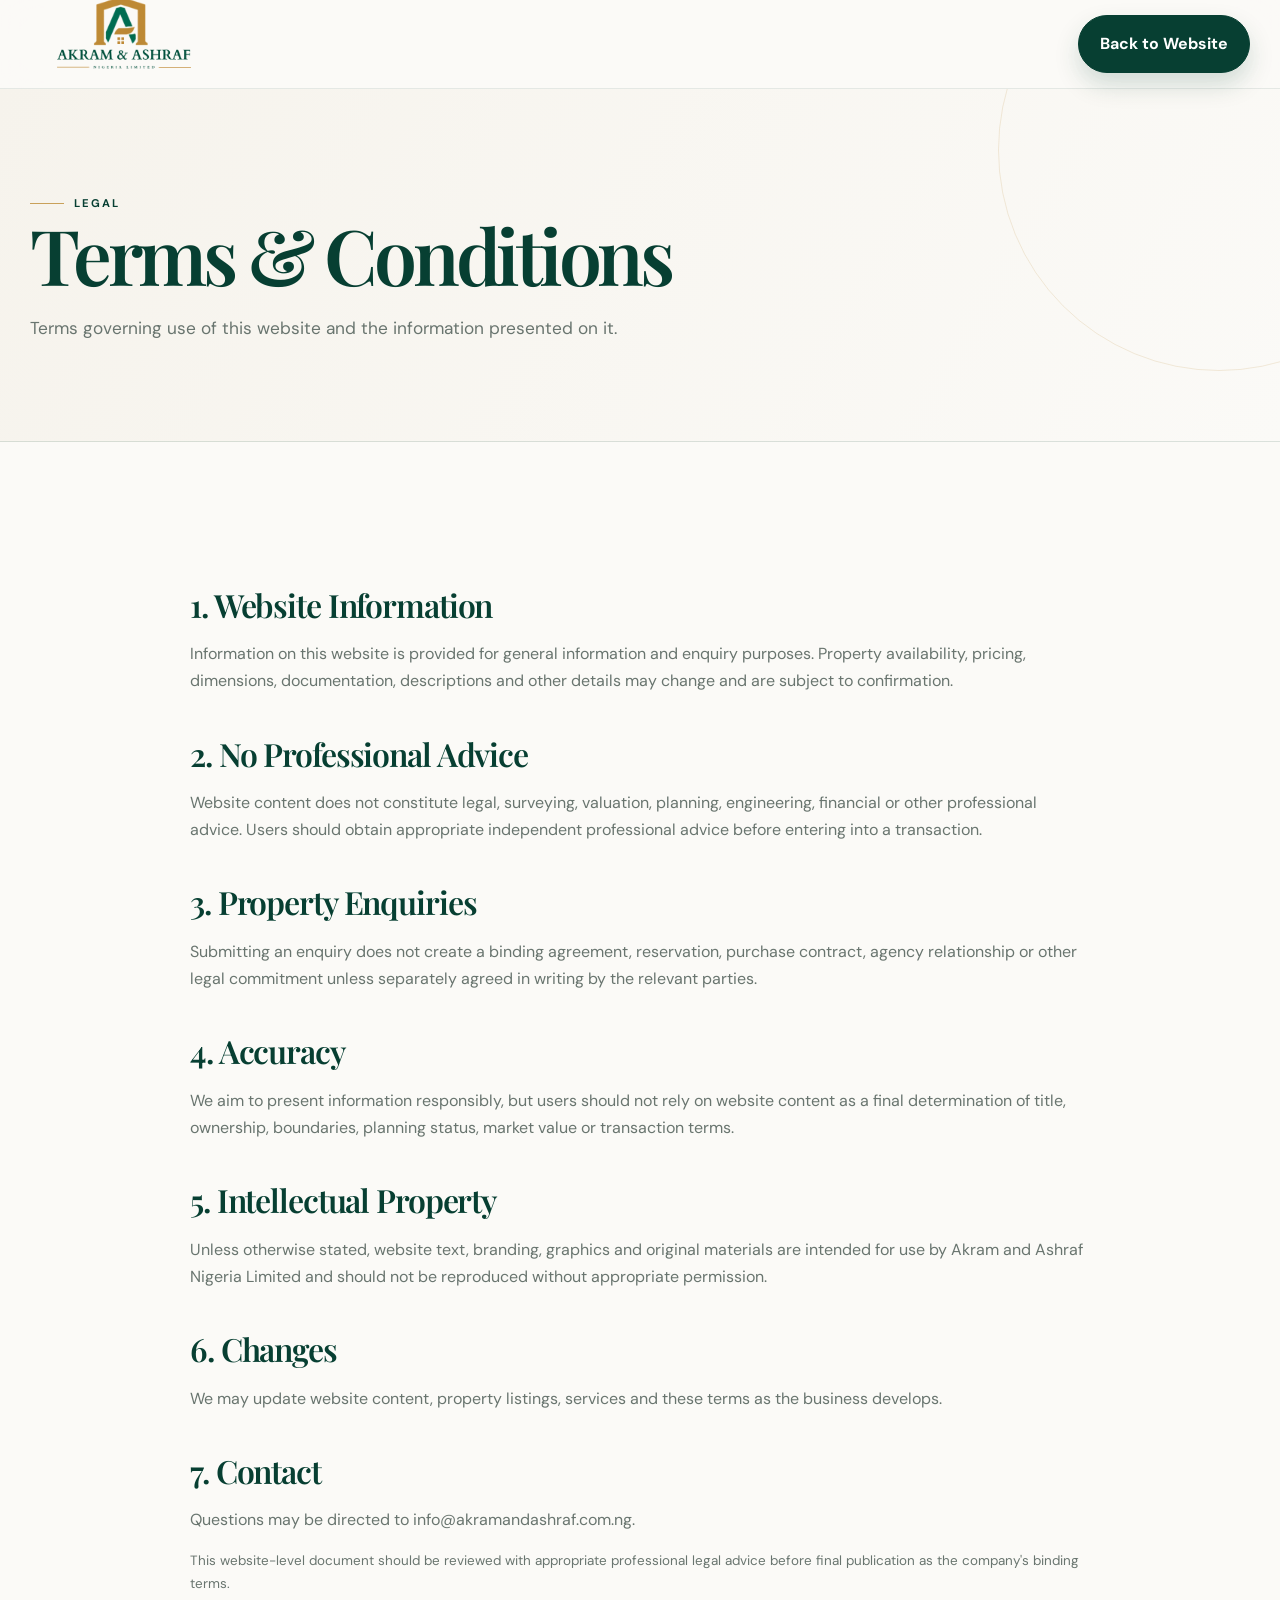
<file: terms.html>
<!doctype html><html lang="en-NG"><head><meta charset="utf-8"><meta name="viewport" content="width=device-width,initial-scale=1"><title>Terms & Conditions | Akram and Ashraf Nigeria Limited</title><meta name="description" content="Read the terms and conditions governing use of the Akram and Ashraf Nigeria Limited website."><link rel="stylesheet" href="assets/premium.css"><link rel="canonical" href="https://akramandashraf.com.ng/terms.html"><meta name="robots" content="index,follow,max-image-preview:large"><meta property="og:type" content="website"><meta property="og:title" content="Terms & Conditions | Akram and Ashraf Nigeria Limited"><meta property="og:description" content="Read the website terms and conditions."><meta property="og:url" content="https://akramandashraf.com.ng/terms.html"><meta property="og:site_name" content="Akram and Ashraf Nigeria Limited"><meta name="twitter:card" content="summary"><meta name="twitter:title" content="Terms & Conditions | Akram and Ashraf Nigeria Limited"><meta name="twitter:description" content="Read the website terms and conditions."></head><body><header class="site-header"><div class="container header-inner"><a class="brand" href="index.html"><img src="assets/logo.png" alt="Akram and Ashraf Nigeria Limited"></a><a class="btn btn-primary" href="index.html">Back to Website</a></div></header><main><section class="page-hero"><div class="container"><div class="eyebrow">Legal</div><h1>Terms & Conditions</h1><p>Terms governing use of this website and the information presented on it.</p></div></section><section class="section"><div class="container legal"><h2>1. Website Information</h2><p>Information on this website is provided for general information and enquiry purposes. Property availability, pricing, dimensions, documentation, descriptions and other details may change and are subject to confirmation.</p><h2>2. No Professional Advice</h2><p>Website content does not constitute legal, surveying, valuation, planning, engineering, financial or other professional advice. Users should obtain appropriate independent professional advice before entering into a transaction.</p><h2>3. Property Enquiries</h2><p>Submitting an enquiry does not create a binding agreement, reservation, purchase contract, agency relationship or other legal commitment unless separately agreed in writing by the relevant parties.</p><h2>4. Accuracy</h2><p>We aim to present information responsibly, but users should not rely on website content as a final determination of title, ownership, boundaries, planning status, market value or transaction terms.</p><h2>5. Intellectual Property</h2><p>Unless otherwise stated, website text, branding, graphics and original materials are intended for use by Akram and Ashraf Nigeria Limited and should not be reproduced without appropriate permission.</p><h2>6. Changes</h2><p>We may update website content, property listings, services and these terms as the business develops.</p><h2>7. Contact</h2><p>Questions may be directed to <a href="mailto:info@akramandashraf.com.ng">info@akramandashraf.com.ng</a>.</p><p class="note">This website-level document should be reviewed with appropriate professional legal advice before final publication as the company's binding terms.</p></div></section></main><script src="assets/site.js"></script></body></html>
</file>
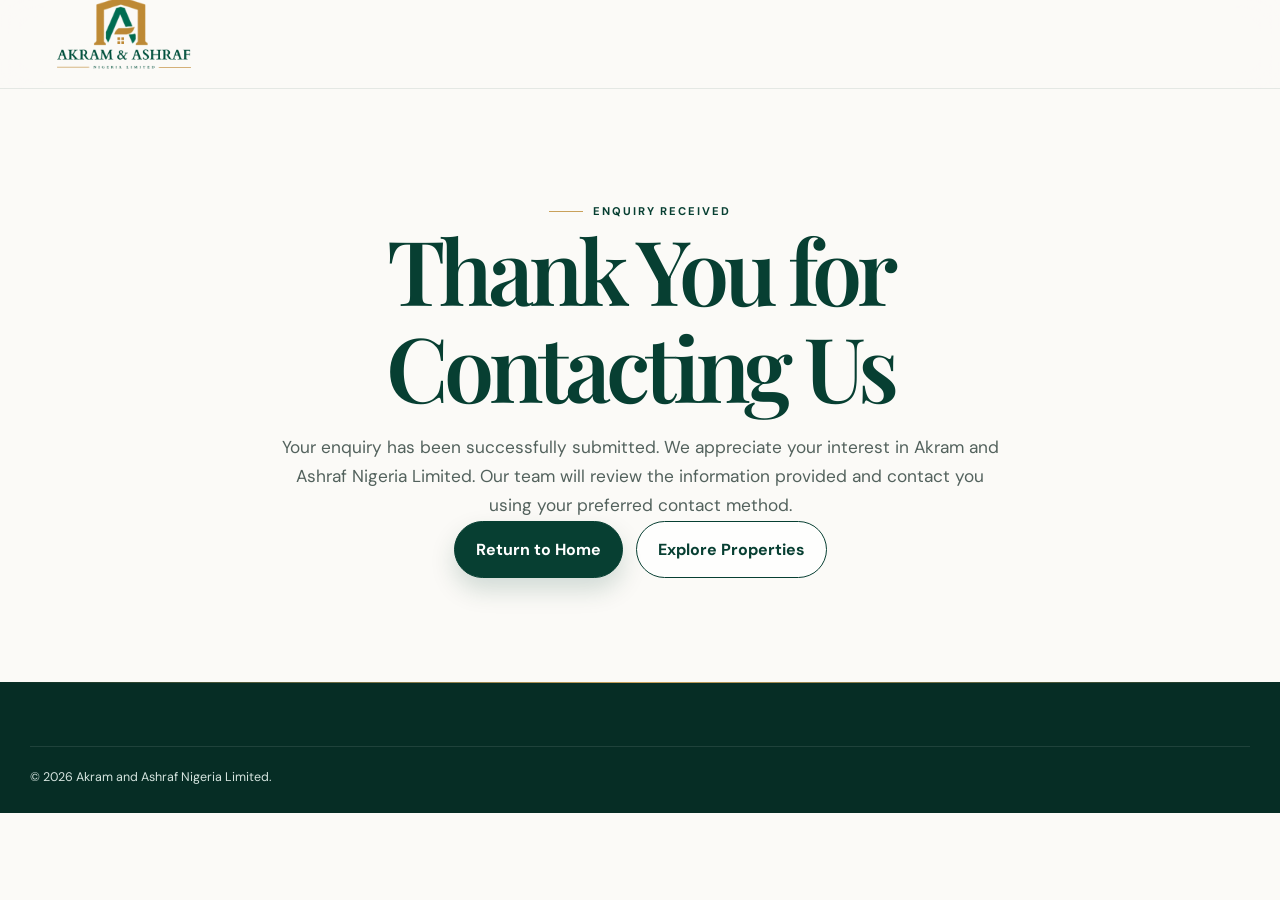
<file: thank-you.html>
<!doctype html><html lang="en-NG"><head><meta charset="utf-8"><meta name="viewport" content="width=device-width,initial-scale=1"><title>Thank You | Akram and Ashraf Nigeria Limited</title><link rel="stylesheet" href="assets/premium.css"><meta name="robots" content="noindex,nofollow"></head><body><header class="site-header"><div class="container header-inner"><a class="brand" href="index.html"><img src="assets/logo.png" alt="Akram and Ashraf Nigeria Limited"></a></div></header><main><section class="section"><div class="container" style="max-width:760px;text-align:center"><div class="eyebrow" style="justify-content:center">Enquiry Received</div><h1>Thank You for Contacting Us</h1><p class="lead" style="margin:auto">Your enquiry has been successfully submitted. We appreciate your interest in Akram and Ashraf Nigeria Limited. Our team will review the information provided and contact you using your preferred contact method.</p><div class="actions" style="justify-content:center"><a class="btn btn-primary" href="index.html">Return to Home</a><a class="btn btn-secondary" href="properties.html">Explore Properties</a></div></div></section></main><footer class="footer"><div class="container footer-bottom" style="margin-top:0"><span>© <span data-year></span> Akram and Ashraf Nigeria Limited.</span></div></footer><script src="assets/site.js"></script></body></html>
</file>
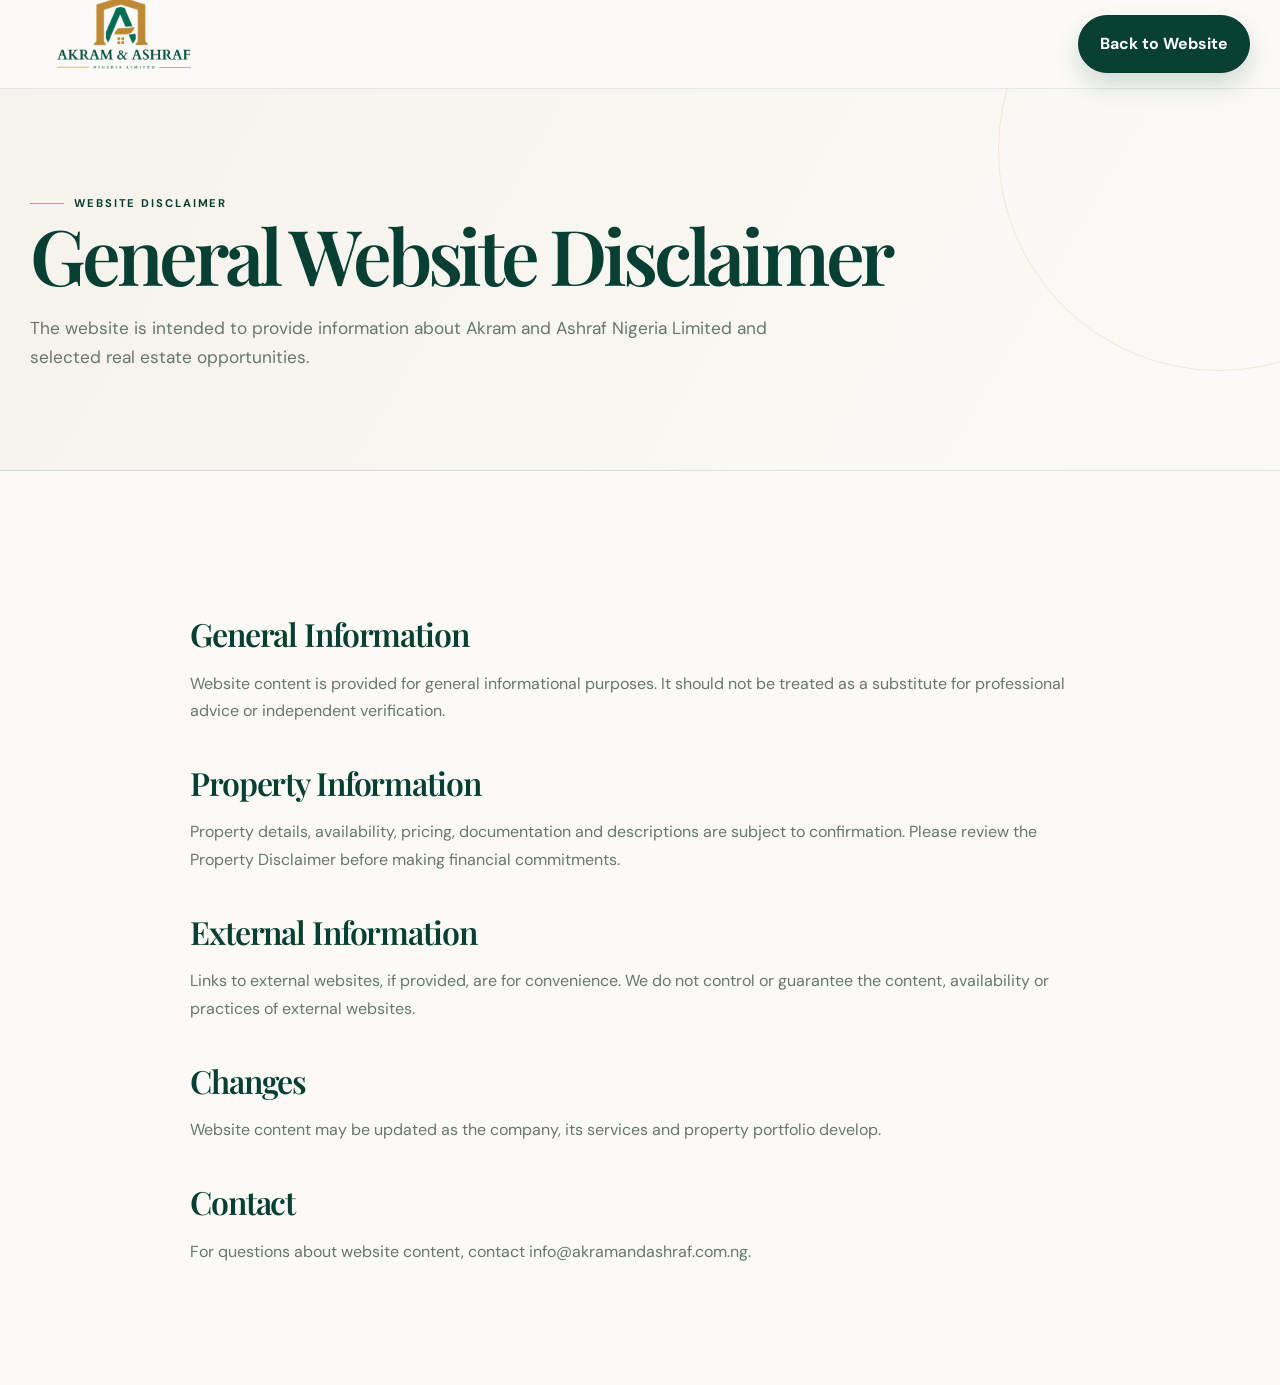
<file: website-disclaimer.html>
<!doctype html><html lang="en-NG"><head><meta charset="utf-8"><meta name="viewport" content="width=device-width,initial-scale=1"><title>Website Disclaimer | Akram and Ashraf Nigeria Limited</title><link rel="stylesheet" href="assets/premium.css"><link rel="canonical" href="https://akramandashraf.com.ng/website-disclaimer.html"><meta name="robots" content="index,follow,max-image-preview:large"><meta property="og:type" content="website"><meta property="og:title" content="Website Disclaimer | Akram and Ashraf Nigeria Limited"><meta property="og:description" content="Important information about website content and use."><meta property="og:url" content="https://akramandashraf.com.ng/website-disclaimer.html"><meta property="og:site_name" content="Akram and Ashraf Nigeria Limited"><meta name="twitter:card" content="summary"><meta name="twitter:title" content="Website Disclaimer | Akram and Ashraf Nigeria Limited"><meta name="twitter:description" content="Important information about website content and use."></head><body><header class="site-header"><div class="container header-inner"><a class="brand" href="index.html"><img src="assets/logo.png" alt="Akram and Ashraf Nigeria Limited"></a><a class="btn btn-primary" href="index.html">Back to Website</a></div></header><main><section class="page-hero"><div class="container"><div class="eyebrow">Website Disclaimer</div><h1>General Website Disclaimer</h1><p>The website is intended to provide information about Akram and Ashraf Nigeria Limited and selected real estate opportunities.</p></div></section><section class="section"><div class="container legal"><h2>General Information</h2><p>Website content is provided for general informational purposes. It should not be treated as a substitute for professional advice or independent verification.</p><h2>Property Information</h2><p>Property details, availability, pricing, documentation and descriptions are subject to confirmation. Please review the Property Disclaimer before making financial commitments.</p><h2>External Information</h2><p>Links to external websites, if provided, are for convenience. We do not control or guarantee the content, availability or practices of external websites.</p><h2>Changes</h2><p>Website content may be updated as the company, its services and property portfolio develop.</p><h2>Contact</h2><p>For questions about website content, contact <a href="mailto:info@akramandashraf.com.ng">info@akramandashraf.com.ng</a>.</p></div></section></main><script src="assets/site.js"></script></body></html>
</file>
<file: assets/premium.css>
@import url('https://fonts.googleapis.com/css2?family=DM+Sans:wght@400;500;600;700&family=Playfair+Display:wght@500;600;700&display=swap');

:root{
  --green:#073f32;--green-2:#0b604b;--green-3:#0e7a5f;--gold:#c9a15a;--gold-light:#e7d3a5;
  --cream:#f6f3ec;--paper:#fbfaf7;--ink:#17231f;--muted:#69756f;--white:#fff;
  --line:rgba(7,63,50,.13);--shadow:0 24px 70px rgba(7,63,50,.12);--shadow-soft:0 12px 35px rgba(7,63,50,.08);
  --radius:24px;--max:1220px
}
*{box-sizing:border-box}
html{scroll-behavior:smooth}
body{margin:0;font-family:'DM Sans',ui-sans-serif,system-ui,sans-serif;color:var(--ink);background:var(--paper);line-height:1.7;overflow-x:hidden}
body:before{content:"";position:fixed;inset:0;pointer-events:none;opacity:.035;background-image:radial-gradient(#073f32 .7px,transparent .7px);background-size:8px 8px;z-index:-1}
a{color:inherit;text-decoration:none}img{max-width:100%;display:block}button,input,select,textarea{font:inherit}button{cursor:pointer}
.container{width:min(var(--max),calc(100% - 48px));margin:auto}

/* Premium loading / scroll polish */
body:after{content:"";position:fixed;left:0;top:0;width:0;height:3px;background:linear-gradient(90deg,var(--gold),#f0dfb6,var(--green-3));z-index:9999;transition:width .1s linear}
body.scroll-progress:after{width:var(--scroll-progress,0%)}

.topbar{background:var(--green);color:#eaf2ee;font-size:.78rem;letter-spacing:.02em}
.topbar .container{display:flex;justify-content:space-between;gap:20px;padding:8px 0}.topbar a{color:#fff}
.site-header{position:sticky;top:0;z-index:100;background:rgba(251,250,247,.84);backdrop-filter:blur(18px);border-bottom:1px solid rgba(7,63,50,.09);transition:.35s ease}
.site-header.scrolled{background:rgba(251,250,247,.97);box-shadow:0 8px 30px rgba(7,63,50,.08)}
.header-inner{height:88px;display:flex;align-items:center;justify-content:space-between;gap:28px}.brand img{width:188px;height:auto}
.site-nav{display:flex;align-items:center;gap:30px;font-weight:600;font-size:.9rem}.site-nav a{position:relative;transition:.25s ease}
.site-nav a:after{content:"";position:absolute;left:0;bottom:-11px;width:0;height:2px;background:var(--gold);transition:.3s ease}.site-nav a:hover,.site-nav a.active{color:var(--green)}.site-nav a:hover:after,.site-nav a.active:after{width:100%}
.nav-cta{background:var(--green);color:#fff!important;padding:12px 19px;border-radius:999px;box-shadow:0 8px 20px rgba(7,63,50,.18)}.nav-cta:after{display:none}.nav-cta:hover{background:var(--green-2);transform:translateY(-2px)}
.nav-toggle{display:none;border:0;background:transparent;font-size:1.65rem;color:var(--green)}

h1,h2,h3{font-family:'Playfair Display',Georgia,serif;line-height:1.08;color:var(--green);margin:0 0 18px;font-weight:600}h1{font-size:clamp(3.2rem,7vw,6.5rem);letter-spacing:-.055em}h2{font-size:clamp(2.2rem,4.8vw,4rem);letter-spacing:-.035em}h3{font-size:1.45rem}.lead{font-size:1.08rem;color:#53625d;max-width:720px}
.eyebrow{display:inline-flex;gap:10px;align-items:center;color:var(--green);font-weight:700;letter-spacing:.17em;text-transform:uppercase;font-size:.7rem}.eyebrow:before{content:"";width:34px;height:1px;background:var(--gold)}
.gold{color:var(--gold)}

/* Hero */
.hero{position:relative;isolation:isolate;overflow:hidden;padding:112px 0 92px;background:linear-gradient(115deg,#f3f0e8 0%,#fbfaf7 48%,#e7f0eb 100%)}
.hero:before{content:"";position:absolute;width:760px;height:760px;border:1px solid rgba(201,161,90,.25);border-radius:50%;right:-290px;top:-360px;animation:slowSpin 30s linear infinite}
.hero:after{content:"";position:absolute;width:540px;height:540px;border:1px solid rgba(7,63,50,.11);border-radius:50%;right:-130px;top:-210px;animation:slowSpin 22s linear infinite reverse}
.hero-grid{display:grid;grid-template-columns:1.12fr .88fr;gap:80px;align-items:center;position:relative;z-index:2}
.hero-copy{position:relative}.hero-copy:before{content:"";position:absolute;left:-70px;top:12px;width:1px;height:150px;background:linear-gradient(var(--gold),transparent);opacity:.7}
.hero h1 span{display:block;color:var(--gold)}.hero .actions{margin-top:34px}
.hero-art{position:relative;min-height:530px;border-radius:36px;overflow:hidden;background:linear-gradient(150deg,#062f27,#0b604b 58%,#123f35);box-shadow:var(--shadow);transform:rotate(1deg)}
.hero-art:before{content:"";position:absolute;inset:18px;border:1px solid rgba(255,255,255,.16);border-radius:28px}
.hero-art:after{content:"";position:absolute;width:420px;height:420px;border:1px solid rgba(201,161,90,.6);border-radius:50%;right:-180px;top:-110px;box-shadow:0 0 0 30px rgba(201,161,90,.035),0 0 0 60px rgba(201,161,90,.025)}
.arch{position:absolute;left:13%;right:13%;bottom:0;height:76%;border:1px solid rgba(255,255,255,.14);border-bottom:0;border-radius:240px 240px 0 0;overflow:hidden}
.arch:before{content:"";position:absolute;inset:10% 11% 0;border:1px solid rgba(255,255,255,.1);border-bottom:0;border-radius:180px 180px 0 0}
.arch:after{content:"";position:absolute;left:50%;top:14%;bottom:0;width:1px;background:rgba(255,255,255,.1);box-shadow:-105px 40px 0 rgba(255,255,255,.06),105px 40px 0 rgba(255,255,255,.06)}
.hero-visual{position:relative;min-height:590px;border-radius:36px;overflow:hidden;box-shadow:var(--shadow);transform:rotate(1deg);background:#0a4f3f}.hero-visual>img{position:absolute;inset:0;width:100%;height:100%;object-fit:cover;object-position:center}.hero-image-overlay{position:absolute;inset:0;background:linear-gradient(180deg,rgba(4,39,32,.08) 15%,rgba(4,39,32,.18) 40%,rgba(4,39,32,.84) 100%)}.hero-visual:before{content:"";position:absolute;inset:18px;border:1px solid rgba(255,255,255,.2);border-radius:28px;z-index:2;pointer-events:none}.hero-visual:after{content:"";position:absolute;width:420px;height:420px;border:1px solid rgba(201,161,90,.58);border-radius:50%;right:-180px;top:-110px;box-shadow:0 0 0 30px rgba(201,161,90,.035),0 0 0 60px rgba(201,161,90,.025);z-index:1;pointer-events:none}.hero-card{position:absolute;left:28px;bottom:28px;right:28px;background:rgba(4,39,32,.86);border:1px solid rgba(255,255,255,.16);backdrop-filter:blur(16px);color:#fff;border-radius:24px;padding:26px;box-shadow:0 20px 50px rgba(0,0,0,.2);z-index:3}.image-label{position:absolute;right:24px;top:24px;z-index:4;background:rgba(4,39,32,.7);color:#f1eee5;border:1px solid rgba(255,255,255,.16);padding:7px 11px;border-radius:999px;font-size:.64rem;font-weight:700;letter-spacing:.05em;backdrop-filter:blur(10px)}
.hero-card h2,.hero-card h3{color:#fff}.hero-card p{color:#c9d8d2}.hero-card:after{content:"100 HA";position:absolute;right:-8px;bottom:-38px;font:700 7rem 'Playfair Display',serif;color:rgba(255,255,255,.035);pointer-events:none}
.metric-grid{display:grid;grid-template-columns:repeat(2,1fr);gap:10px;margin-top:20px}.metric{border:1px solid rgba(255,255,255,.12);padding:13px;border-radius:14px;background:rgba(255,255,255,.035)}.metric small{display:block;color:#a9c2b8;font-size:.66rem;text-transform:uppercase;letter-spacing:.12em}.metric strong{display:block;margin-top:3px;font-size:.88rem}

.actions{display:flex;flex-wrap:wrap;gap:13px}.btn{display:inline-flex;align-items:center;justify-content:center;gap:9px;padding:14px 21px;border-radius:999px;border:1px solid var(--green);font-weight:700;transition:.3s ease;position:relative;overflow:hidden}.btn:before{content:"";position:absolute;inset:0;background:rgba(255,255,255,.13);transform:translateX(-105%);transition:.35s ease}.btn:hover:before{transform:translateX(0)}.btn>*{position:relative}.btn-primary{background:var(--green);color:#fff;box-shadow:0 12px 25px rgba(7,63,50,.17)}.btn-primary:hover{background:var(--green-2);transform:translateY(-3px);box-shadow:0 17px 30px rgba(7,63,50,.22)}.btn-secondary{color:var(--green);background:rgba(255,255,255,.7)}.btn-secondary:hover{background:#fff;transform:translateY(-3px);box-shadow:var(--shadow-soft)}

.section{padding:104px 0}.section-soft{background:var(--cream)}.section-dark{background:linear-gradient(145deg,#062f27,#0a5945);color:#eaf3ef;position:relative;overflow:hidden}.section-dark:after{content:"";position:absolute;width:650px;height:650px;border:1px solid rgba(201,161,90,.12);border-radius:50%;right:-280px;top:-250px}.section-dark>*{position:relative;z-index:1}.section-dark h2,.section-dark h3{color:#fff}.section-head{max-width:780px;margin-bottom:44px}.section-head p{color:var(--muted)}.section-dark .section-head p{color:#c2d4cd}
.grid-3{display:grid;grid-template-columns:repeat(3,1fr);gap:20px}.grid-2{display:grid;grid-template-columns:repeat(2,1fr);gap:24px}
.card{border:1px solid var(--line);border-radius:var(--radius);padding:30px;background:rgba(255,255,255,.78);box-shadow:0 4px 18px rgba(7,63,50,.025);transition:.4s cubic-bezier(.2,.7,.2,1);position:relative;overflow:hidden}.card:before{content:"";position:absolute;left:0;top:0;width:100%;height:3px;background:linear-gradient(90deg,var(--gold),transparent);transform:scaleX(0);transform-origin:left;transition:.4s ease}.card:hover{transform:translateY(-8px);box-shadow:var(--shadow)}.card:hover:before{transform:scaleX(1)}
.icon{width:48px;height:48px;border-radius:15px;background:#eaf1ed;color:var(--green);display:grid;place-items:center;font-weight:800;margin-bottom:21px;border:1px solid rgba(7,63,50,.08)}.service-card p,.card p{color:var(--muted)}.number{color:var(--gold);font-weight:800;letter-spacing:.1em}

/* Property visuals */
.property-card{border:1px solid var(--line);border-radius:30px;overflow:hidden;background:#fff;box-shadow:var(--shadow-soft);transition:.4s ease}.property-card:hover{transform:translateY(-6px);box-shadow:var(--shadow)}
.property-visual{height:330px;background:linear-gradient(135deg,#062f27 0%,#0a5b46 58%,#183f36 100%);position:relative;display:flex;align-items:flex-end;padding:26px;color:#fff;overflow:hidden}.property-visual>img{position:absolute;inset:0;width:100%;height:100%;object-fit:cover}.property-image-overlay{position:absolute;inset:0;background:linear-gradient(180deg,rgba(6,47,39,.08),rgba(6,47,39,.78))}.property-visual .image-label{top:auto;right:20px;bottom:20px;font-size:.58rem}.property-visual .property-tag{z-index:3}
.property-visual:before{content:"";position:absolute;width:360px;height:360px;border:1px solid rgba(201,161,90,.55);border-radius:50%;right:-130px;top:-120px;box-shadow:0 0 0 35px rgba(201,161,90,.035),0 0 0 70px rgba(201,161,90,.02)}
.property-visual:after{content:"MAITAMA 2";position:absolute;right:25px;top:25px;writing-mode:vertical-rl;font-size:.7rem;letter-spacing:.28em;color:rgba(255,255,255,.45);font-weight:700}
.property-visual .property-tag{position:relative;z-index:2}.property-tag{background:var(--gold);color:#fff;padding:8px 12px;border-radius:999px;font-size:.68rem;font-weight:800;text-transform:uppercase;letter-spacing:.08em;box-shadow:0 8px 18px rgba(0,0,0,.16)}
.property-body{padding:32px}.facts{display:grid;grid-template-columns:repeat(2,1fr);gap:12px;margin:22px 0}.fact{background:#f5f7f4;border-radius:14px;padding:14px;border:1px solid rgba(7,63,50,.06)}.fact small{display:block;color:var(--muted);font-size:.66rem;text-transform:uppercase;letter-spacing:.1em}.fact strong{font-size:.9rem}.list{padding-left:18px;color:var(--muted)}

.process{display:grid;grid-template-columns:repeat(6,1fr);gap:0}.step{padding:24px 18px;border-top:1px solid rgba(7,63,50,.16);position:relative}.step:before{content:"";position:absolute;left:0;top:-2px;width:42px;height:3px;background:var(--gold)}.step strong{display:block;color:var(--gold);font-size:.72rem;letter-spacing:.12em;margin-bottom:12px}.step h3{font-size:1.2rem}
.audiences{display:grid;grid-template-columns:repeat(3,1fr);gap:16px}.audience{padding:22px;border:1px solid rgba(255,255,255,.15);border-radius:18px;background:rgba(255,255,255,.035);transition:.35s}.audience:hover{transform:translateY(-5px);border-color:rgba(201,161,90,.55);background:rgba(255,255,255,.055)}.audience p{color:#c3d5ce;margin:8px 0 0}

.cta{padding:92px 0;background:linear-gradient(120deg,#073f32,#0b604b);color:#fff;position:relative;overflow:hidden}.cta:before{content:"";position:absolute;width:520px;height:520px;border:1px solid rgba(255,255,255,.1);border-radius:50%;right:-210px;top:-210px}.cta h2{color:#fff;max-width:900px}.cta p{color:#cfe0da;max-width:720px}
.footer{background:#062d25;color:#d5e4df;padding:64px 0 25px;position:relative}.footer:before{content:"";position:absolute;left:0;right:0;top:0;height:1px;background:linear-gradient(90deg,transparent,var(--gold),transparent)}.footer-grid{display:grid;grid-template-columns:1.4fr 1fr 1fr;gap:55px}.footer h3{color:#fff;font-size:1rem;font-family:'DM Sans',sans-serif}.footer a{color:#d5e4df;transition:.25s}.footer a:hover{color:var(--gold-light);padding-left:3px}.footer-links{display:grid;gap:9px}.footer-bottom{border-top:1px solid rgba(255,255,255,.1);margin-top:44px;padding-top:20px;font-size:.78rem;display:flex;justify-content:space-between;gap:20px}

.page-hero{padding:96px 0 80px;background:linear-gradient(120deg,var(--cream),#fbfaf7);border-bottom:1px solid var(--line);position:relative;overflow:hidden}.page-hero:after{content:"";position:absolute;width:440px;height:440px;border:1px solid rgba(201,161,90,.2);border-radius:50%;right:-160px;top:-160px}.page-hero h1{font-size:clamp(3rem,6vw,5.6rem);max-width:980px}.page-hero p{max-width:780px;color:var(--muted);font-size:1.08rem;position:relative;z-index:1}
.about-split{display:grid;grid-template-columns:.8fr 1.2fr;gap:80px;align-items:start}.quote{border-left:3px solid var(--gold);padding:10px 0 10px 24px;font:italic 1.35rem 'Playfair Display',Georgia,serif;color:var(--green)}.values{display:grid;grid-template-columns:repeat(2,1fr);gap:15px}.value{padding:20px;border:1px solid var(--line);border-radius:16px;background:#fff}.value strong{display:block;color:var(--green)}
.service-list{display:grid;gap:24px}.service-detail{padding:36px;border:1px solid var(--line);border-radius:26px;background:#fff;transition:.35s}.service-detail:hover{box-shadow:var(--shadow-soft);transform:translateY(-4px)}.service-detail ul{columns:2}
.filters{display:grid;grid-template-columns:repeat(3,1fr);gap:14px;padding:20px;border:1px solid var(--line);border-radius:20px;background:#fff;margin-bottom:30px;box-shadow:var(--shadow-soft)}.field{display:grid;gap:7px}.field label{font-weight:700;font-size:.82rem;color:var(--green)}.field input,.field select,.field textarea{width:100%;border:1px solid #d7dfda;border-radius:13px;padding:13px 14px;background:#fff;color:var(--ink);outline:none;transition:.25s}.field input:focus,.field select:focus,.field textarea:focus{border-color:var(--gold);box-shadow:0 0 0 4px rgba(201,161,90,.12)}
.contact-grid{display:grid;grid-template-columns:.75fr 1.25fr;gap:30px}.contact-panel{background:linear-gradient(145deg,#06372e,#0b604b);color:#fff;border-radius:28px;padding:34px;box-shadow:var(--shadow);position:relative;overflow:hidden}.contact-panel:after{content:"";position:absolute;width:300px;height:300px;border:1px solid rgba(201,161,90,.25);border-radius:50%;right:-130px;top:-100px}.contact-panel>*{position:relative;z-index:1}.contact-panel h2,.contact-panel h3{color:#fff}.contact-panel a{color:#fff}.form-card{border:1px solid var(--line);border-radius:28px;padding:34px;background:#fff;box-shadow:var(--shadow-soft)}.form-grid{display:grid;grid-template-columns:1fr 1fr;gap:18px}.full{grid-column:1/-1}.check-row{display:flex;gap:10px;align-items:flex-start;font-size:.88rem;color:var(--muted)}.form-status{margin-top:16px;padding:15px;border-radius:12px;display:none}.form-status.success{display:block;background:#eaf6ef;color:#185c3f}.form-status.error{display:block;background:#fff0ef;color:#8a2d24}

.legal{max-width:900px}.legal h2{font-size:2rem;margin-top:42px}.legal p,.legal li{color:var(--muted)}[hidden]{display:none!important}.note{font-size:.84rem;color:var(--muted)}.breadcrumb{font-size:.78rem;color:var(--muted);margin-bottom:22px}.property-detail-grid{display:grid;grid-template-columns:1.15fr .85fr;gap:32px}.detail-panel{border:1px solid var(--line);border-radius:26px;padding:30px;background:#fff;box-shadow:var(--shadow-soft)}.keyfacts{display:grid;grid-template-columns:repeat(2,1fr);gap:12px}
.detail-hero{min-height:500px;border-radius:32px;background:linear-gradient(145deg,#062f27,#0d7357);color:#fff;padding:38px;display:flex;flex-direction:column;justify-content:flex-end;position:relative;overflow:hidden;box-shadow:var(--shadow)}.detail-hero:before{content:"";position:absolute;width:560px;height:560px;border:1px solid rgba(201,161,90,.5);border-radius:50%;right:-200px;top:-170px}.detail-hero:after{content:"MAITAMA 2";position:absolute;right:25px;top:30px;writing-mode:vertical-rl;font:700 .7rem 'DM Sans',sans-serif;letter-spacing:.3em;color:rgba(255,255,255,.4)}.detail-hero>*{position:relative;z-index:1}.mini-map{min-height:260px;border-radius:20px;background:repeating-linear-gradient(45deg,#edf1ee 0,#edf1ee 8px,#e4e9e5 8px,#e4e9e5 10px);display:grid;place-items:center;color:var(--green);font-weight:800}
.logo-note{font-size:.75rem;color:var(--muted)}

/* Motion */
.reveal{opacity:0;transform:translateY(28px);transition:opacity .75s ease,transform .75s cubic-bezier(.2,.7,.2,1)}.reveal.revealed{opacity:1;transform:none}.delay-1{transition-delay:.08s}.delay-2{transition-delay:.16s}.delay-3{transition-delay:.24s}.delay-4{transition-delay:.32s}
.page-enter{animation:pageEnter .7s ease both}.float{animation:float 6s ease-in-out infinite}

@keyframes pageEnter{from{opacity:0;transform:translateY(10px)}to{opacity:1;transform:none}}
@keyframes float{0%,100%{transform:translateY(0)}50%{transform:translateY(-10px)}}
@keyframes slowSpin{to{transform:rotate(360deg)}}
@media(prefers-reduced-motion:reduce){*,*:before,*:after{animation:none!important;transition:none!important;scroll-behavior:auto!important}.reveal{opacity:1;transform:none}}

@media(max-width:1000px){.hero-grid,.about-split,.contact-grid,.property-detail-grid{grid-template-columns:1fr}.hero-grid{gap:50px}.hero-art{min-height:470px}.hero-visual{min-height:500px}.grid-3,.audiences{grid-template-columns:1fr 1fr}.process{grid-template-columns:repeat(3,1fr)}.footer-grid{grid-template-columns:1fr 1fr}.site-nav{display:none;position:absolute;top:88px;left:0;right:0;background:rgba(251,250,247,.98);backdrop-filter:blur(18px);border-bottom:1px solid var(--line);padding:18px 24px;flex-direction:column;align-items:stretch;gap:2px;box-shadow:0 20px 30px rgba(7,63,50,.08)}.site-nav.open{display:flex}.site-nav a{padding:12px 0}.site-nav a:after{bottom:5px}.nav-toggle{display:block}.filters{grid-template-columns:1fr 1fr}.hero-copy:before{display:none}}
@media(max-width:650px){.container{width:min(var(--max),calc(100% - 30px))}.topbar .container{display:none}.header-inner{height:74px}.brand img{width:154px}.site-nav{top:74px}.hero{padding:72px 0 65px}.hero-art{min-height:410px;border-radius:28px}.hero-visual{min-height:500px;border-radius:28px;transform:none}.hero-visual .hero-card{left:16px;right:16px;bottom:16px;padding:20px}.hero-visual .image-label{top:16px;right:16px;font-size:.56rem}.hero-card{left:16px;right:16px;bottom:16px;padding:20px}.metric-grid{grid-template-columns:1fr 1fr}.section{padding:72px 0}.grid-3,.grid-2,.audiences,.values,.footer-grid{grid-template-columns:1fr}.process{grid-template-columns:1fr 1fr}.facts,.keyfacts{grid-template-columns:1fr}.property-visual{height:245px}.page-hero{padding:68px 0 58px}.footer-bottom{flex-direction:column}.service-detail ul{columns:1}.form-grid{grid-template-columns:1fr}.full{grid-column:auto}h1{font-size:3rem}.hero h1{font-size:3.25rem}.hero-card:after{font-size:5rem}.detail-hero{min-height:400px}.filters{grid-template-columns:1fr}.actions .btn{width:100%}}
</file>
